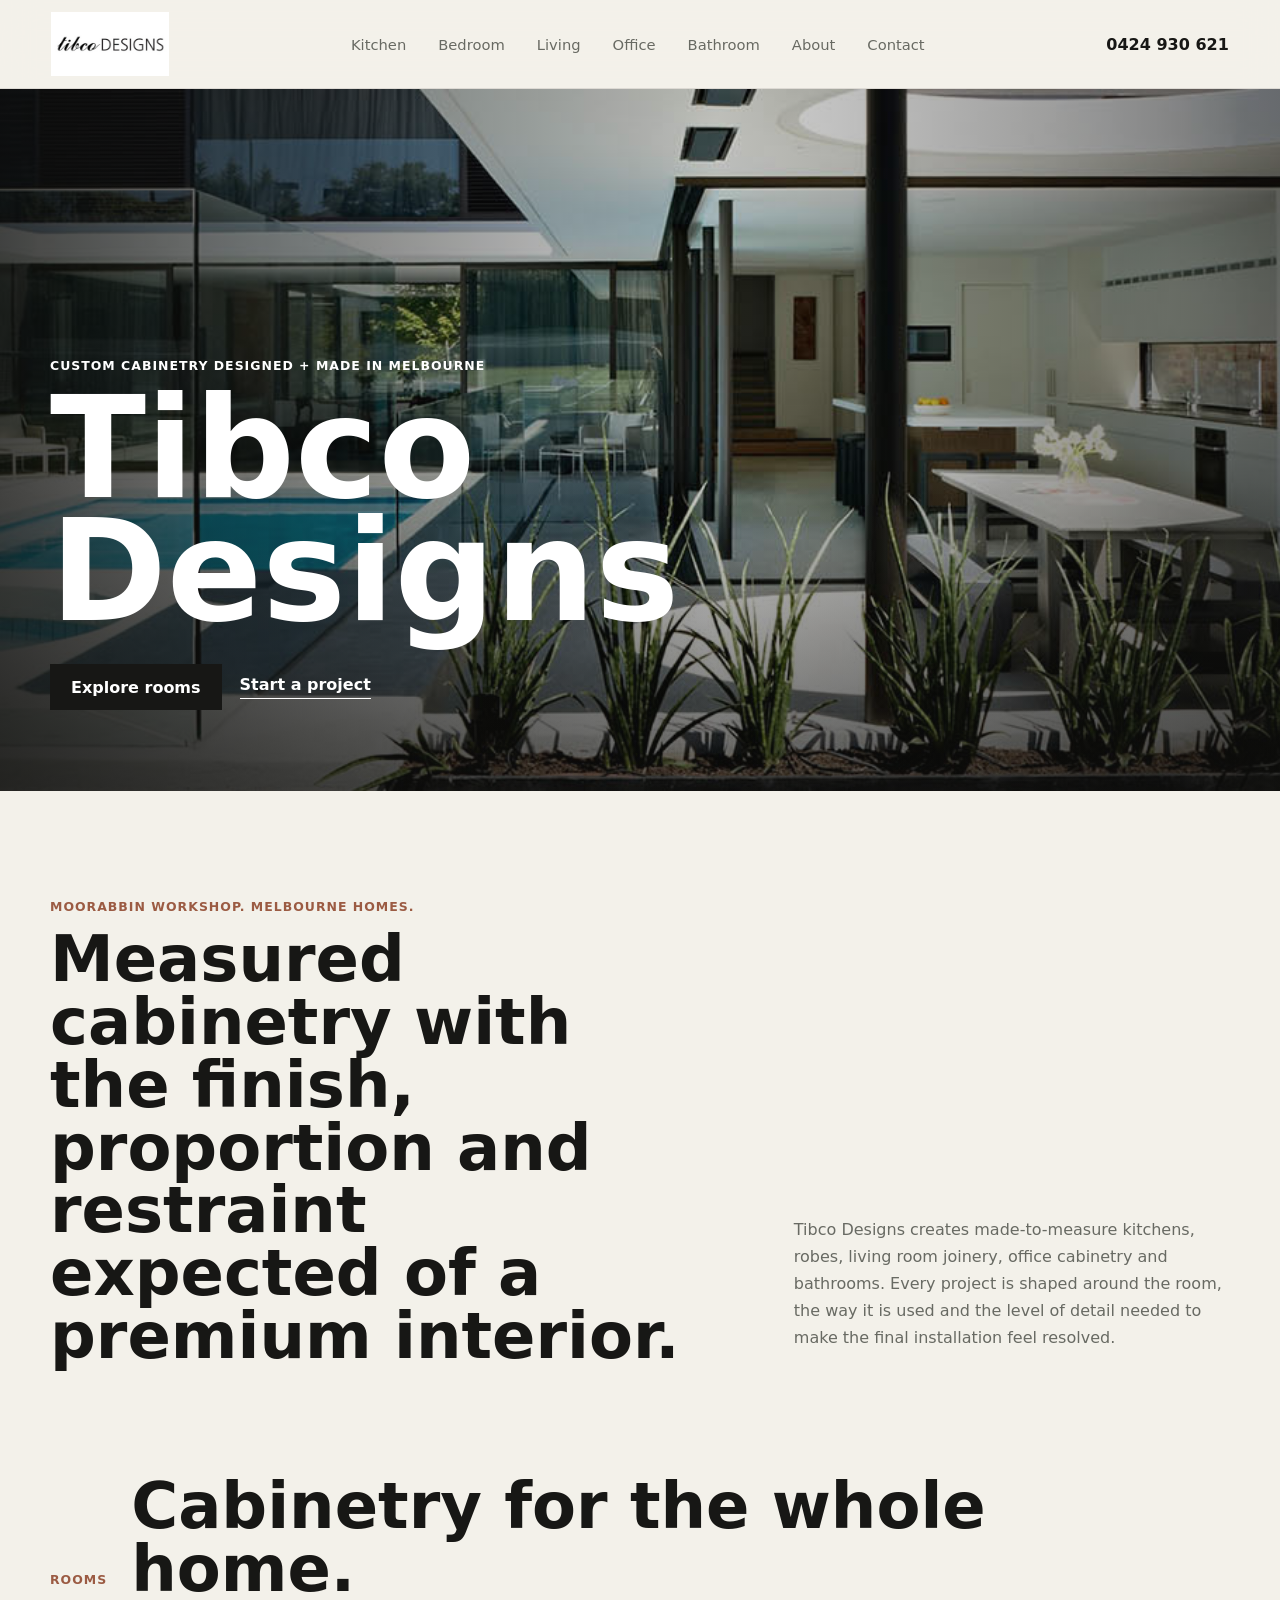
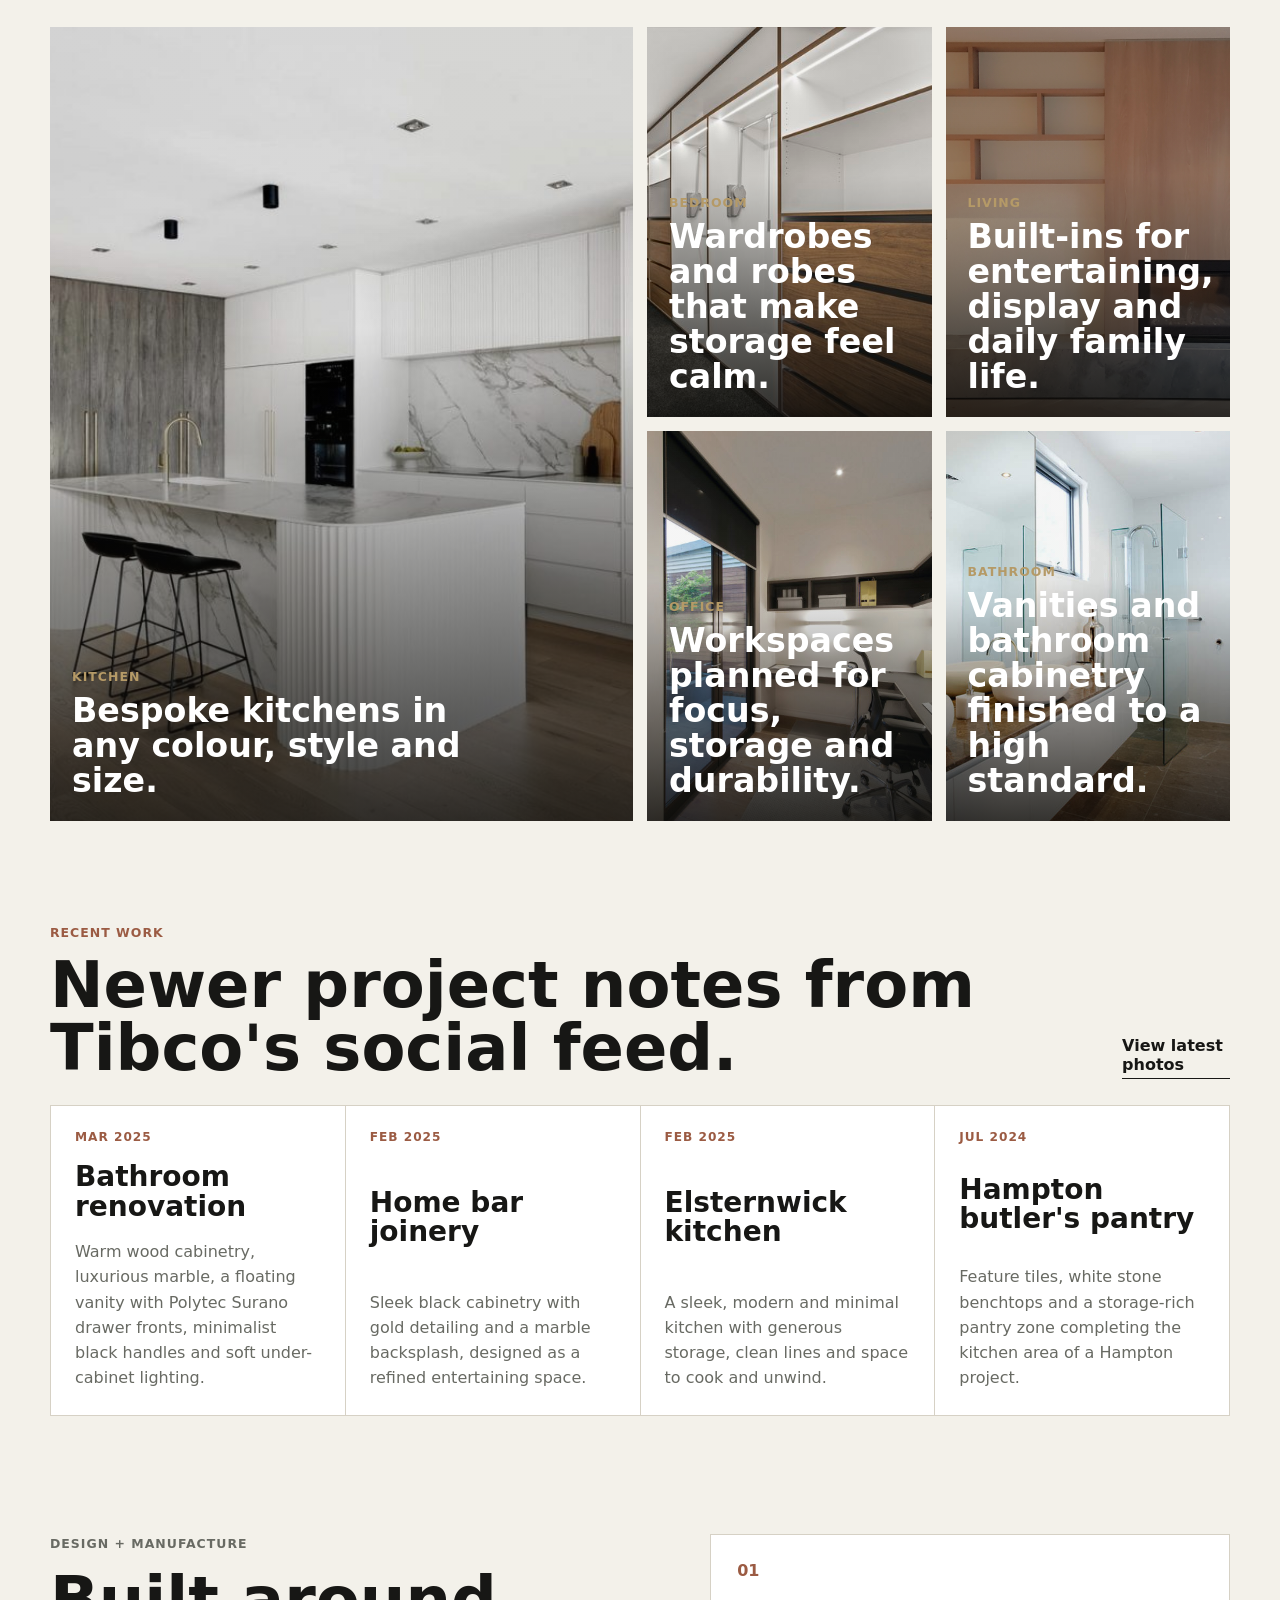
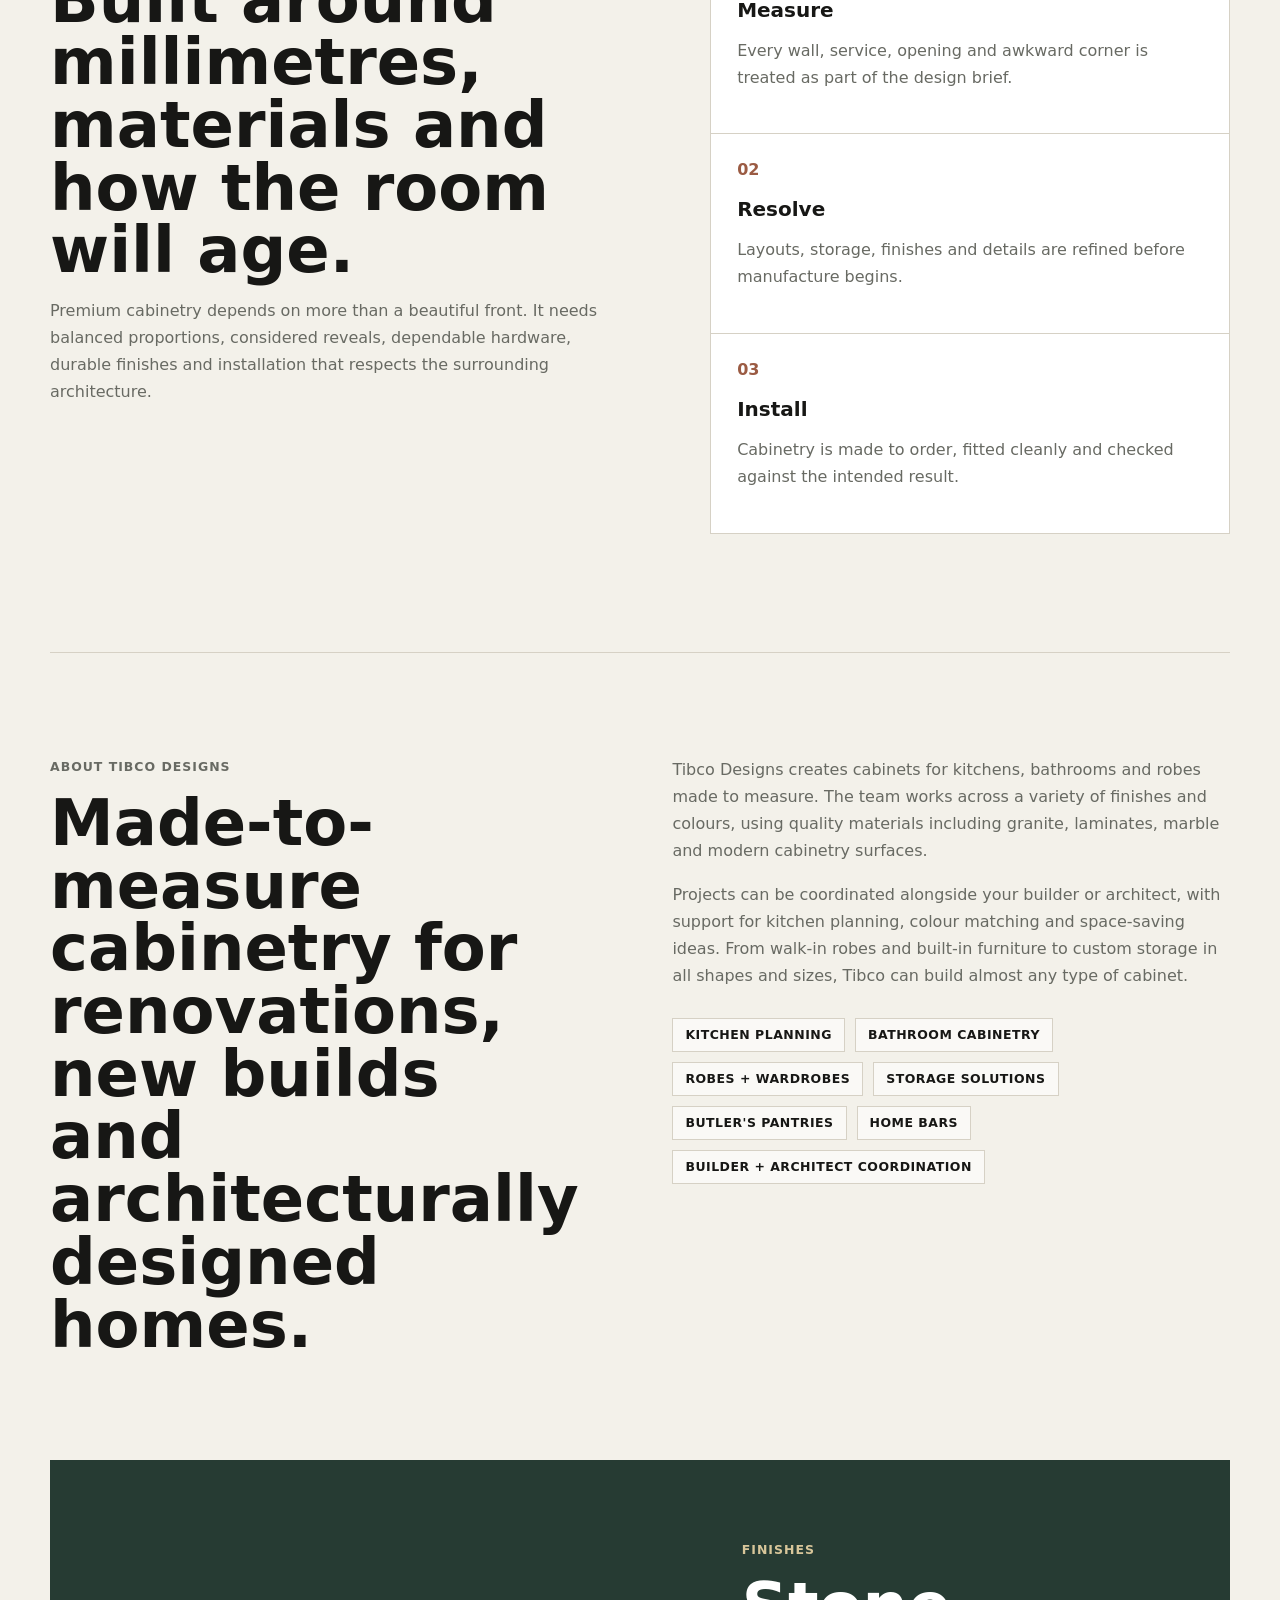
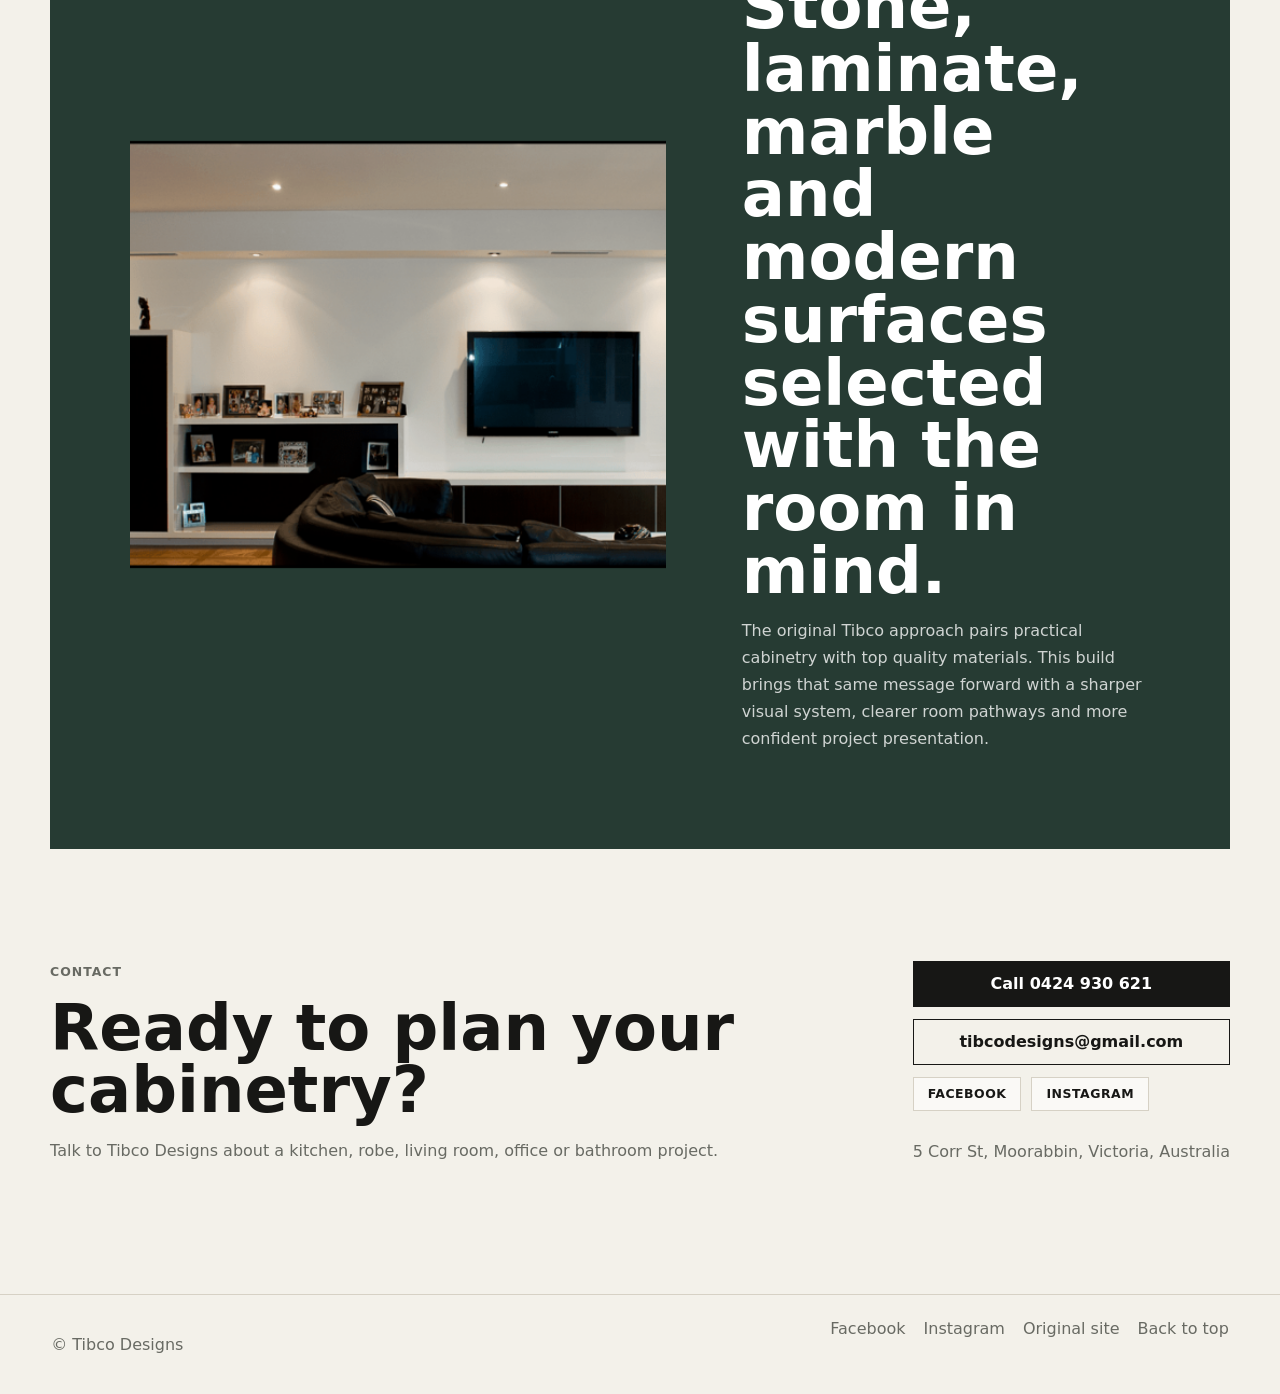
<file: index.html>
<!doctype html>
<html lang="en-AU">
  <head>
    <meta charset="utf-8">
    <meta name="viewport" content="width=device-width, initial-scale=1">
    <title>Tibco Designs | Premium Custom Cabinet Makers Melbourne</title>
    <meta name="description" content="Premium custom cabinetry, kitchens, wardrobes, living rooms, offices and bathrooms designed and made in Melbourne.">
    <link rel="stylesheet" href="styles.css">
  </head>
  <body>
    <header class="site-header" id="top">
      <a class="brand" href="index.html" aria-label="Tibco Designs home">
        <img src="assets/original/logo.jpg" alt="Tibco Designs">
      </a>
      <nav aria-label="Primary navigation">
        <a href="kitchen/">Kitchen</a>
        <a href="bedroom/">Bedroom</a>
        <a href="living/">Living</a>
        <a href="office/">Office</a>
        <a href="bathroom/">Bathroom</a>
        <a href="#about">About</a>
        <a href="#contact">Contact</a>
      </nav>
      <a class="phone" href="tel:+61424930621">0424 930 621</a>
    </header>

    <main>
      <section class="hero">
        <img src="assets/original/home/hero.jpg" alt="Architectural custom cabinetry by Tibco Designs">
        <div class="hero-copy">
          <p>Custom cabinetry designed + made in Melbourne</p>
          <h1>Tibco Designs</h1>
          <div class="hero-actions">
            <a class="button" href="#rooms">Explore rooms</a>
            <a class="text-link" href="#contact">Start a project</a>
          </div>
        </div>
      </section>

      <section class="intro" aria-label="Introduction">
        <div>
          <p class="eyebrow">Moorabbin workshop. Melbourne homes.</p>
          <h2>Measured cabinetry with the finish, proportion and restraint expected of a premium interior.</h2>
        </div>
        <p>Tibco Designs creates made-to-measure kitchens, robes, living room joinery, office cabinetry and bathrooms. Every project is shaped around the room, the way it is used and the level of detail needed to make the final installation feel resolved.</p>
      </section>

      <section class="room-index" id="rooms" aria-label="Room categories">
        <div class="section-heading">
          <p class="eyebrow">Rooms</p>
          <h2>Cabinetry for the whole home.</h2>
        </div>

        <div class="room-grid">
          <a class="room-card room-card-large" href="kitchen/">
            <img src="assets/original/kitchen/beach-rd-hampton.jpg" alt="Premium kitchen cabinetry">
            <span>Kitchen</span>
            <strong>Bespoke kitchens in any colour, style and size.</strong>
          </a>
          <a class="room-card" href="bedroom/">
            <img src="assets/original/bedroom/dsc06304.jpg" alt="Custom wardrobe and bedroom cabinetry">
            <span>Bedroom</span>
            <strong>Wardrobes and robes that make storage feel calm.</strong>
          </a>
          <a class="room-card" href="living/">
            <img src="assets/original/living/hawthorne-entertainment.png" alt="Living room cabinetry and entertainment unit">
            <span>Living</span>
            <strong>Built-ins for entertaining, display and daily family life.</strong>
          </a>
          <a class="room-card" href="office/">
            <img src="assets/original/office/image7.jpg" alt="Custom office cabinetry">
            <span>Office</span>
            <strong>Workspaces planned for focus, storage and durability.</strong>
          </a>
          <a class="room-card" href="bathroom/">
            <img src="assets/original/home/bathroom.jpg" alt="Custom bathroom vanity cabinetry">
            <span>Bathroom</span>
            <strong>Vanities and bathroom cabinetry finished to a high standard.</strong>
          </a>
        </div>
      </section>

      <section class="social-highlights" aria-label="Recent work from social media">
        <div class="section-heading">
          <div>
            <p class="eyebrow">Recent work</p>
            <h2>Newer project notes from Tibco's social feed.</h2>
          </div>
          <a class="text-link" href="https://www.facebook.com/tibcodesigns/" target="_blank" rel="noopener">View latest photos</a>
        </div>
        <div class="highlight-grid">
          <article>
            <span>Mar 2025</span>
            <h3>Bathroom renovation</h3>
            <p>Warm wood cabinetry, luxurious marble, a floating vanity with Polytec Surano drawer fronts, minimalist black handles and soft under-cabinet lighting.</p>
          </article>
          <article>
            <span>Feb 2025</span>
            <h3>Home bar joinery</h3>
            <p>Sleek black cabinetry with gold detailing and a marble backsplash, designed as a refined entertaining space.</p>
          </article>
          <article>
            <span>Feb 2025</span>
            <h3>Elsternwick kitchen</h3>
            <p>A sleek, modern and minimal kitchen with generous storage, clean lines and space to cook and unwind.</p>
          </article>
          <article>
            <span>Jul 2024</span>
            <h3>Hampton butler's pantry</h3>
            <p>Feature tiles, white stone benchtops and a storage-rich pantry zone completing the kitchen area of a Hampton project.</p>
          </article>
        </div>
      </section>

      <section class="atelier">
        <div class="atelier-copy">
          <p class="eyebrow">Design + manufacture</p>
          <h2>Built around millimetres, materials and how the room will age.</h2>
          <p>Premium cabinetry depends on more than a beautiful front. It needs balanced proportions, considered reveals, dependable hardware, durable finishes and installation that respects the surrounding architecture.</p>
        </div>
        <div class="atelier-list">
          <article>
            <span>01</span>
            <h3>Measure</h3>
            <p>Every wall, service, opening and awkward corner is treated as part of the design brief.</p>
          </article>
          <article>
            <span>02</span>
            <h3>Resolve</h3>
            <p>Layouts, storage, finishes and details are refined before manufacture begins.</p>
          </article>
          <article>
            <span>03</span>
            <h3>Install</h3>
            <p>Cabinetry is made to order, fitted cleanly and checked against the intended result.</p>
          </article>
        </div>
      </section>

      <section class="about-panel" id="about">
        <div>
          <p class="eyebrow">About Tibco Designs</p>
          <h2>Made-to-measure cabinetry for renovations, new builds and architecturally designed homes.</h2>
        </div>
        <div class="about-copy">
          <p>Tibco Designs creates cabinets for kitchens, bathrooms and robes made to measure. The team works across a variety of finishes and colours, using quality materials including granite, laminates, marble and modern cabinetry surfaces.</p>
          <p>Projects can be coordinated alongside your builder or architect, with support for kitchen planning, colour matching and space-saving ideas. From walk-in robes and built-in furniture to custom storage in all shapes and sizes, Tibco can build almost any type of cabinet.</p>
          <div class="about-points" aria-label="About highlights">
            <span>Kitchen planning</span>
            <span>Bathroom cabinetry</span>
            <span>Robes + wardrobes</span>
            <span>Storage solutions</span>
            <span>Butler's pantries</span>
            <span>Home bars</span>
            <span>Builder + architect coordination</span>
          </div>
        </div>
      </section>

      <section class="materials">
        <img src="assets/original/living/tibco-living.png" alt="Detailed living room joinery by Tibco Designs">
        <div>
          <p class="eyebrow">Finishes</p>
          <h2>Stone, laminate, marble and modern surfaces selected with the room in mind.</h2>
          <p>The original Tibco approach pairs practical cabinetry with top quality materials. This build brings that same message forward with a sharper visual system, clearer room pathways and more confident project presentation.</p>
        </div>
      </section>

      <section class="contact" id="contact">
        <div>
          <p class="eyebrow">Contact</p>
          <h2>Ready to plan your cabinetry?</h2>
          <p>Talk to Tibco Designs about a kitchen, robe, living room, office or bathroom project.</p>
        </div>
        <div class="contact-actions">
          <a class="button" href="tel:+61424930621">Call 0424 930 621</a>
          <a class="button secondary" href="mailto:tibcodesigns@gmail.com">tibcodesigns@gmail.com</a>
          <div class="social-links" aria-label="Social media">
            <a href="https://www.facebook.com/tibcodesigns/" target="_blank" rel="noopener">Facebook</a>
            <a href="https://www.instagram.com/tibco_designs/" target="_blank" rel="noopener">Instagram</a>
          </div>
          <p>5 Corr St, Moorabbin, Victoria, Australia</p>
        </div>
      </section>
    </main>

    <footer>
      <p>&copy; Tibco Designs</p>
      <div>
        <a href="https://www.facebook.com/tibcodesigns/" target="_blank" rel="noopener">Facebook</a>
        <a href="https://www.instagram.com/tibco_designs/" target="_blank" rel="noopener">Instagram</a>
        <a href="https://www.tibcodesigns.com.au/" rel="noopener">Original site</a>
        <a href="#top">Back to top</a>
      </div>
    </footer>
  </body>
</html>
</file>
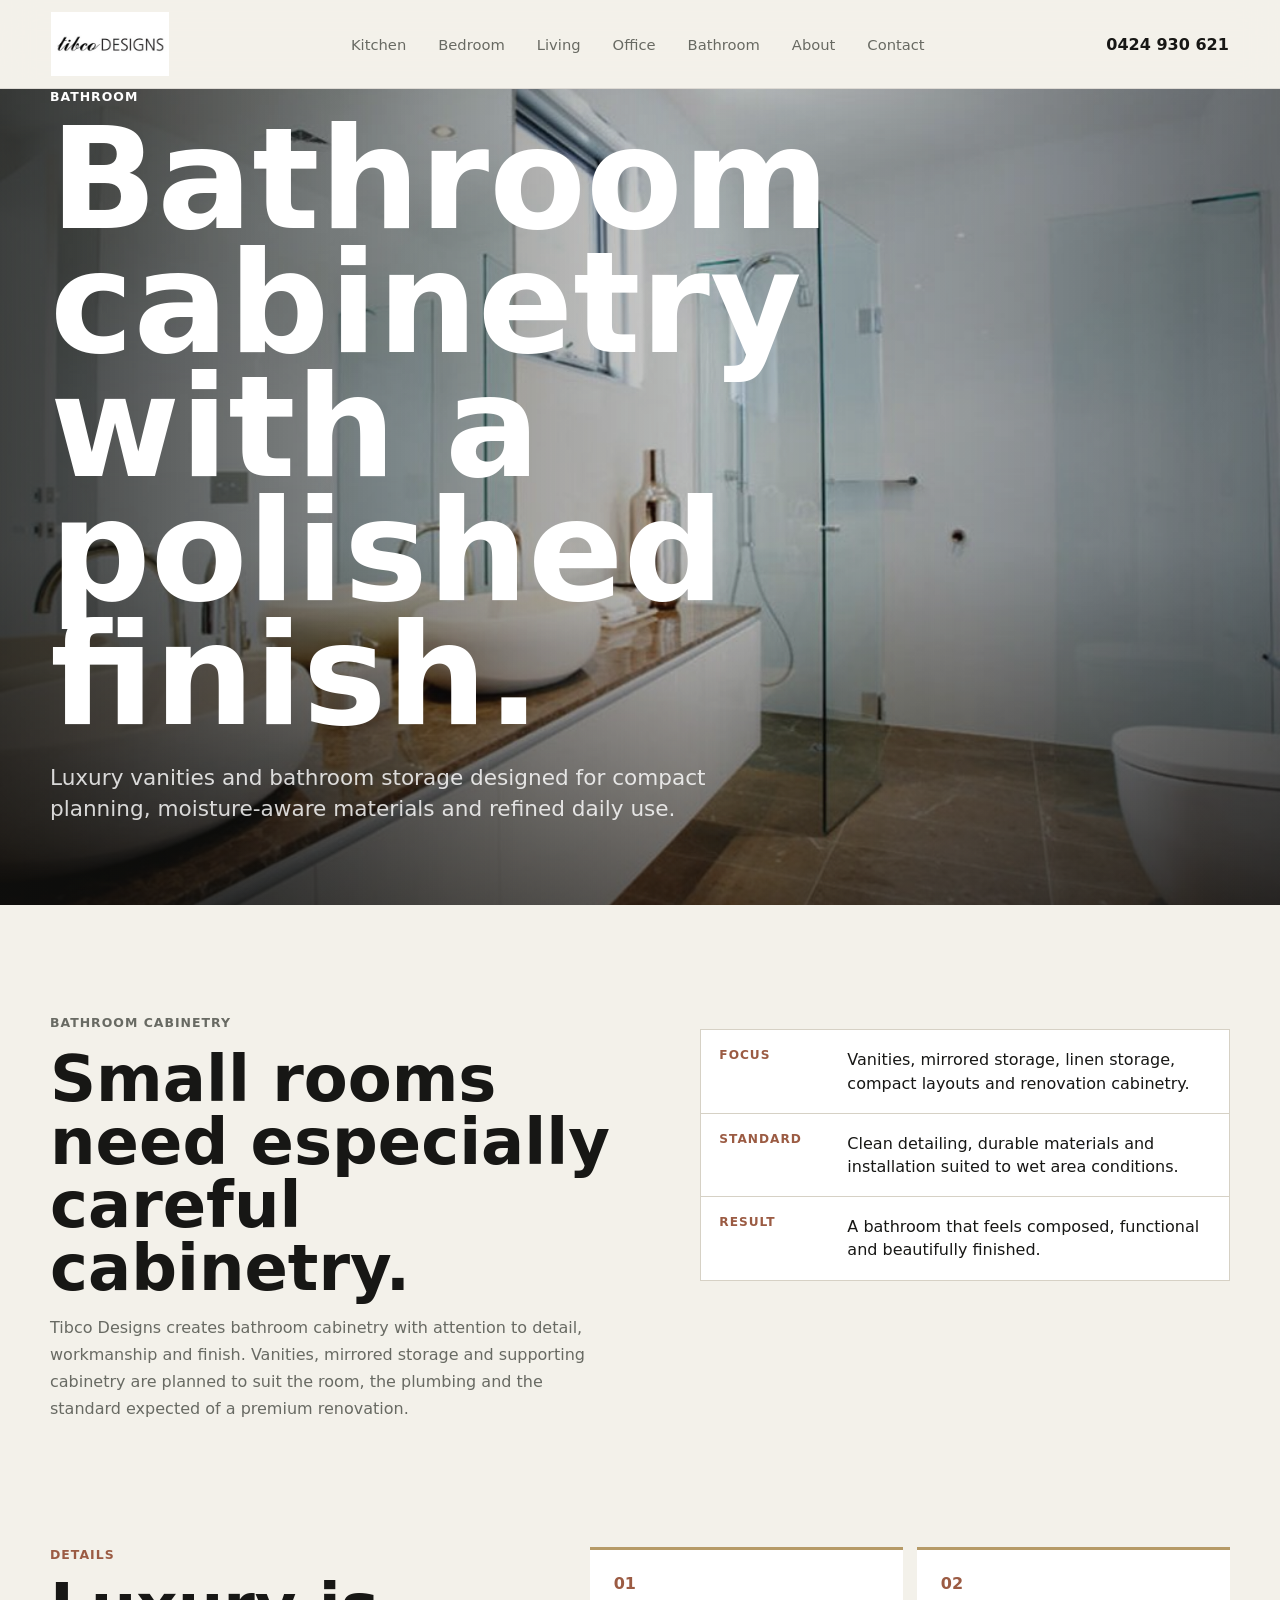
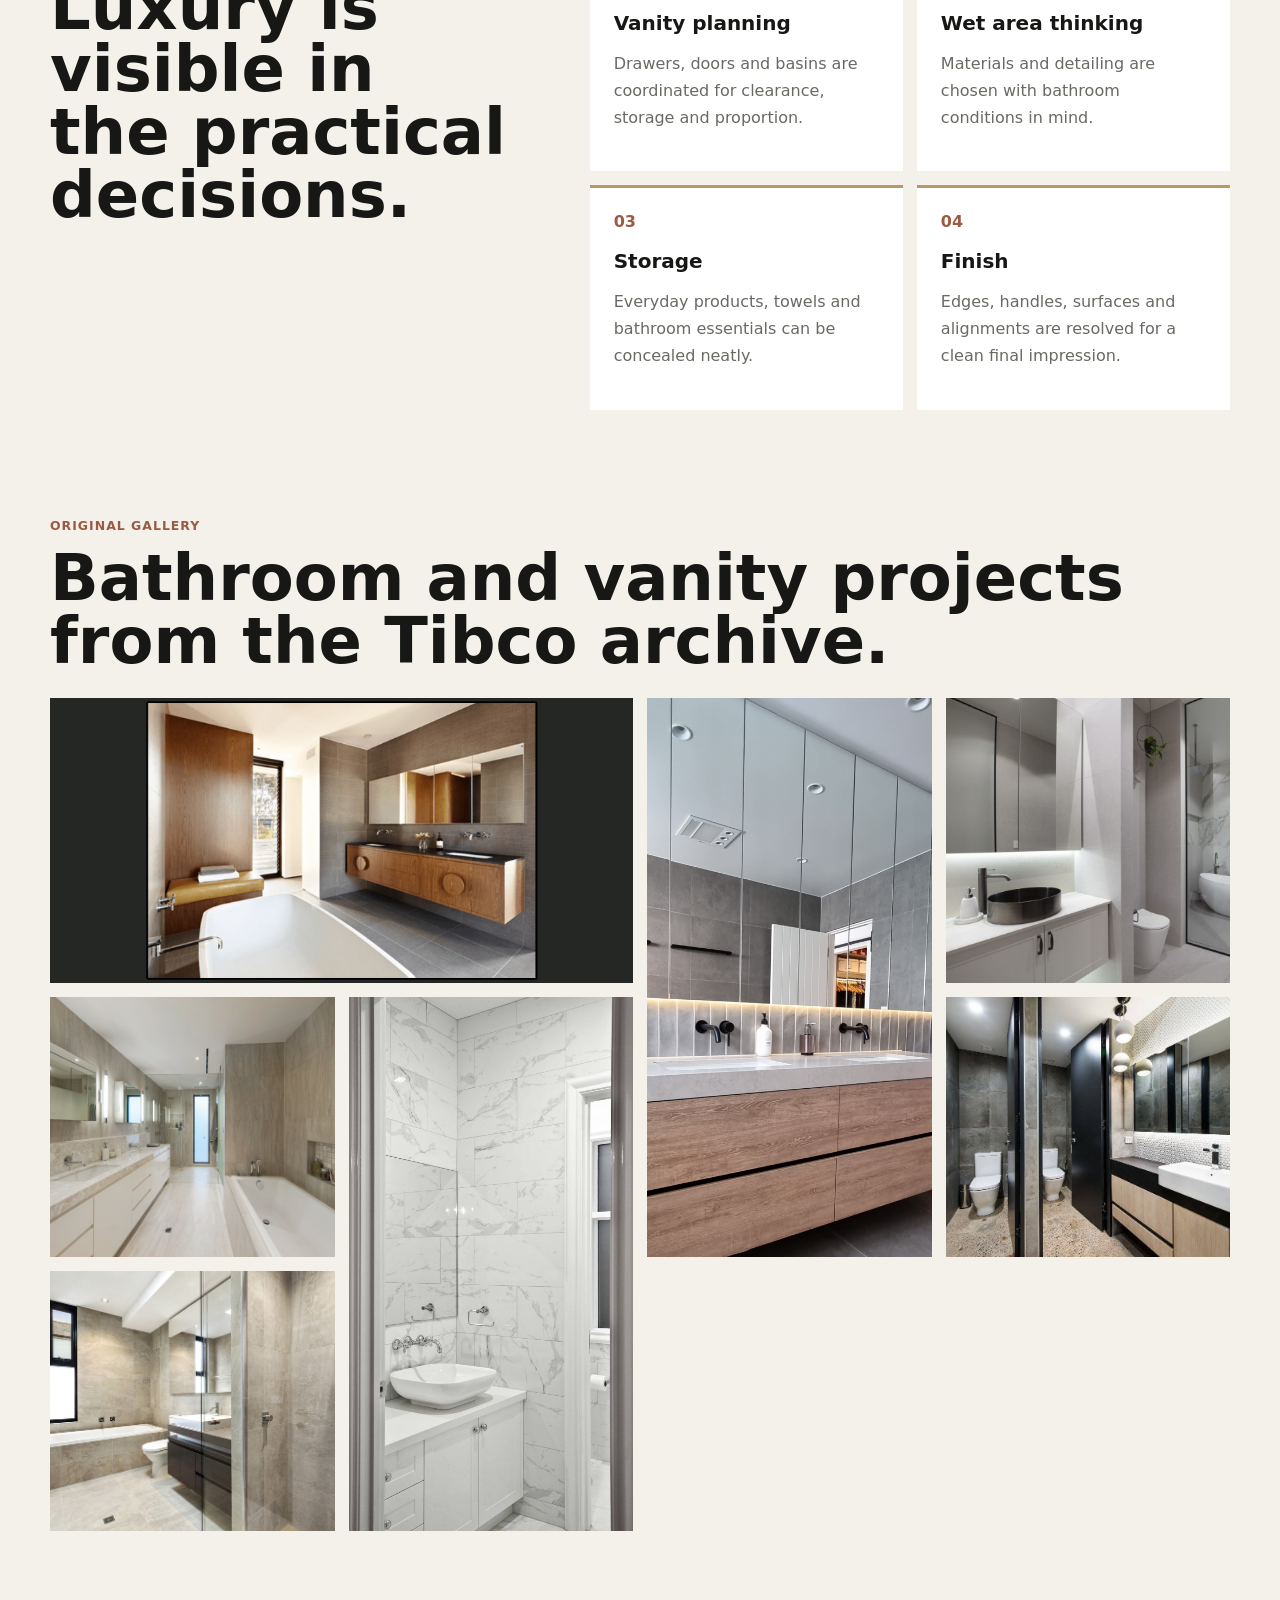
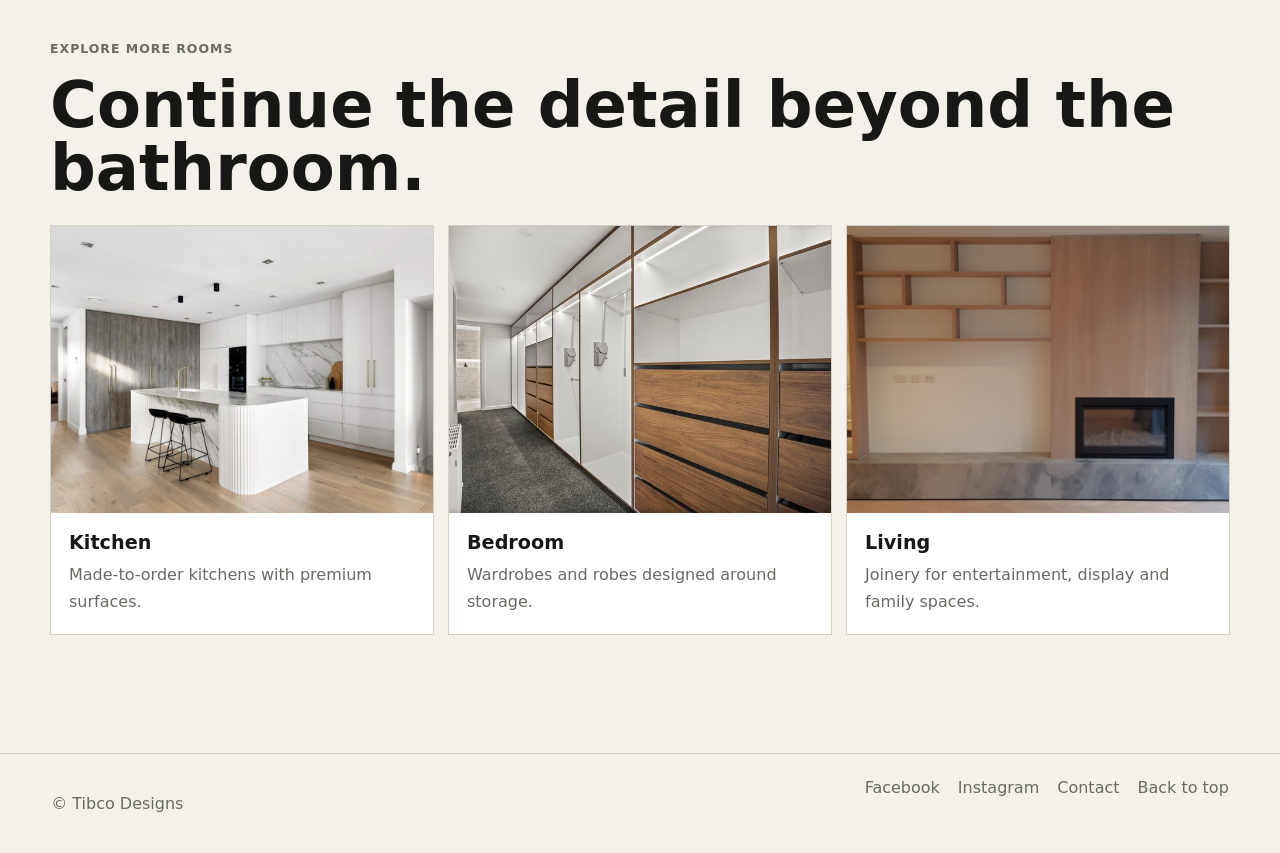
<file: bathroom/index.html>
<!doctype html>
<html lang="en-AU">
  <head>
    <meta charset="utf-8">
    <meta name="viewport" content="width=device-width, initial-scale=1">
    <title>Bathroom Cabinetry | Tibco Designs</title>
    <meta name="description" content="Luxury bathroom cabinetry and custom vanities designed and made by Tibco Designs in Melbourne.">
    <link rel="stylesheet" href="../styles.css">
  </head>
  <body>
    <header class="site-header" id="top">
      <a class="brand" href="../index.html" aria-label="Tibco Designs home">
        <img src="../assets/original/logo.jpg" alt="Tibco Designs">
      </a>
      <nav aria-label="Primary navigation">
        <a href="../kitchen/">Kitchen</a>
        <a href="../bedroom/">Bedroom</a>
        <a href="../living/">Living</a>
        <a href="../office/">Office</a>
        <a href="../bathroom/">Bathroom</a>
        <a href="../index.html#about">About</a>
        <a href="../index.html#contact">Contact</a>
      </nav>
      <a class="phone" href="tel:+61424930621">0424 930 621</a>
    </header>

    <main>
      <section class="room-hero">
        <img src="../assets/original/bathroom/bathroom.jpg" alt="Luxury bathroom vanity cabinetry">
        <div class="room-hero-copy">
          <p class="room-kicker">Bathroom</p>
          <h1>Bathroom cabinetry with a polished finish.</h1>
          <p>Luxury vanities and bathroom storage designed for compact planning, moisture-aware materials and refined daily use.</p>
        </div>
      </section>

      <section class="room-overview">
        <div>
          <p class="eyebrow">Bathroom cabinetry</p>
          <h2>Small rooms need especially careful cabinetry.</h2>
          <p>Tibco Designs creates bathroom cabinetry with attention to detail, workmanship and finish. Vanities, mirrored storage and supporting cabinetry are planned to suit the room, the plumbing and the standard expected of a premium renovation.</p>
        </div>
        <dl class="room-meta">
          <div>
            <dt>Focus</dt>
            <dd>Vanities, mirrored storage, linen storage, compact layouts and renovation cabinetry.</dd>
          </div>
          <div>
            <dt>Standard</dt>
            <dd>Clean detailing, durable materials and installation suited to wet area conditions.</dd>
          </div>
          <div>
            <dt>Result</dt>
            <dd>A bathroom that feels composed, functional and beautifully finished.</dd>
          </div>
        </dl>
      </section>

      <section class="room-details">
        <div>
          <p class="eyebrow">Details</p>
          <h2>Luxury is visible in the practical decisions.</h2>
        </div>
        <div class="detail-grid">
          <article class="detail-panel">
            <span>01</span>
            <h3>Vanity planning</h3>
            <p>Drawers, doors and basins are coordinated for clearance, storage and proportion.</p>
          </article>
          <article class="detail-panel">
            <span>02</span>
            <h3>Wet area thinking</h3>
            <p>Materials and detailing are chosen with bathroom conditions in mind.</p>
          </article>
          <article class="detail-panel">
            <span>03</span>
            <h3>Storage</h3>
            <p>Everyday products, towels and bathroom essentials can be concealed neatly.</p>
          </article>
          <article class="detail-panel">
            <span>04</span>
            <h3>Finish</h3>
            <p>Edges, handles, surfaces and alignments are resolved for a clean final impression.</p>
          </article>
        </div>
      </section>

      <section class="project-gallery" aria-label="Bathroom gallery">
        <div class="section-heading">
          <div>
            <p class="eyebrow">Original gallery</p>
            <h2>Bathroom and vanity projects from the Tibco archive.</h2>
          </div>
        </div>
        <div class="gallery-grid">
          <figure class="gallery-item gallery-wide">
            <img src="../assets/original/bathroom/tibco-bathroom.png" alt="Bathroom vanity wall cabinetry">
          </figure>
          <figure class="gallery-item gallery-tall">
            <img src="../assets/original/bathroom/hampton-bathroom.png" alt="Hampton bathroom cabinetry">
          </figure>
          <figure class="gallery-item">
            <img src="../assets/original/bathroom/church-st-abbotsford.png" alt="Church Street Abbotsford bathroom vanity">
          </figure>
          <figure class="gallery-item">
            <img src="../assets/original/bathroom/image6.jpg" alt="Bathroom cabinetry detail">
          </figure>
          <figure class="gallery-item gallery-tall">
            <img src="../assets/original/bathroom/burwood-3.jpg" alt="Tall bathroom cabinetry">
          </figure>
          <figure class="gallery-item">
            <img src="../assets/original/bathroom/12377967.jpg" alt="Bathroom joinery">
          </figure>
          <figure class="gallery-item">
            <img src="../assets/original/bathroom/w800.jpg" alt="Bathroom vanity cabinetry">
          </figure>
        </div>
      </section>

      <section class="room-related">
        <p class="eyebrow">Explore more rooms</p>
        <h2>Continue the detail beyond the bathroom.</h2>
        <div class="related-grid">
          <a class="related-card" href="../kitchen/">
            <img src="../assets/original/kitchen/beach-rd-hampton.jpg" alt="Kitchen cabinetry">
            <div>
              <h3>Kitchen</h3>
              <p>Made-to-order kitchens with premium surfaces.</p>
            </div>
          </a>
          <a class="related-card" href="../bedroom/">
            <img src="../assets/original/bedroom/dsc06304.jpg" alt="Bedroom cabinetry">
            <div>
              <h3>Bedroom</h3>
              <p>Wardrobes and robes designed around storage.</p>
            </div>
          </a>
          <a class="related-card" href="../living/">
            <img src="../assets/original/living/hawthorne-entertainment.png" alt="Living room joinery">
            <div>
              <h3>Living</h3>
              <p>Joinery for entertainment, display and family spaces.</p>
            </div>
          </a>
        </div>
      </section>
    </main>

    <footer>
      <p>&copy; Tibco Designs</p>
      <div>
        <a href="https://www.facebook.com/tibcodesigns/" target="_blank" rel="noopener">Facebook</a>
        <a href="https://www.instagram.com/tibco_designs/" target="_blank" rel="noopener">Instagram</a>
        <a href="../index.html#contact">Contact</a>
        <a href="#top">Back to top</a>
      </div>
    </footer>
  </body>
</html>
</file>
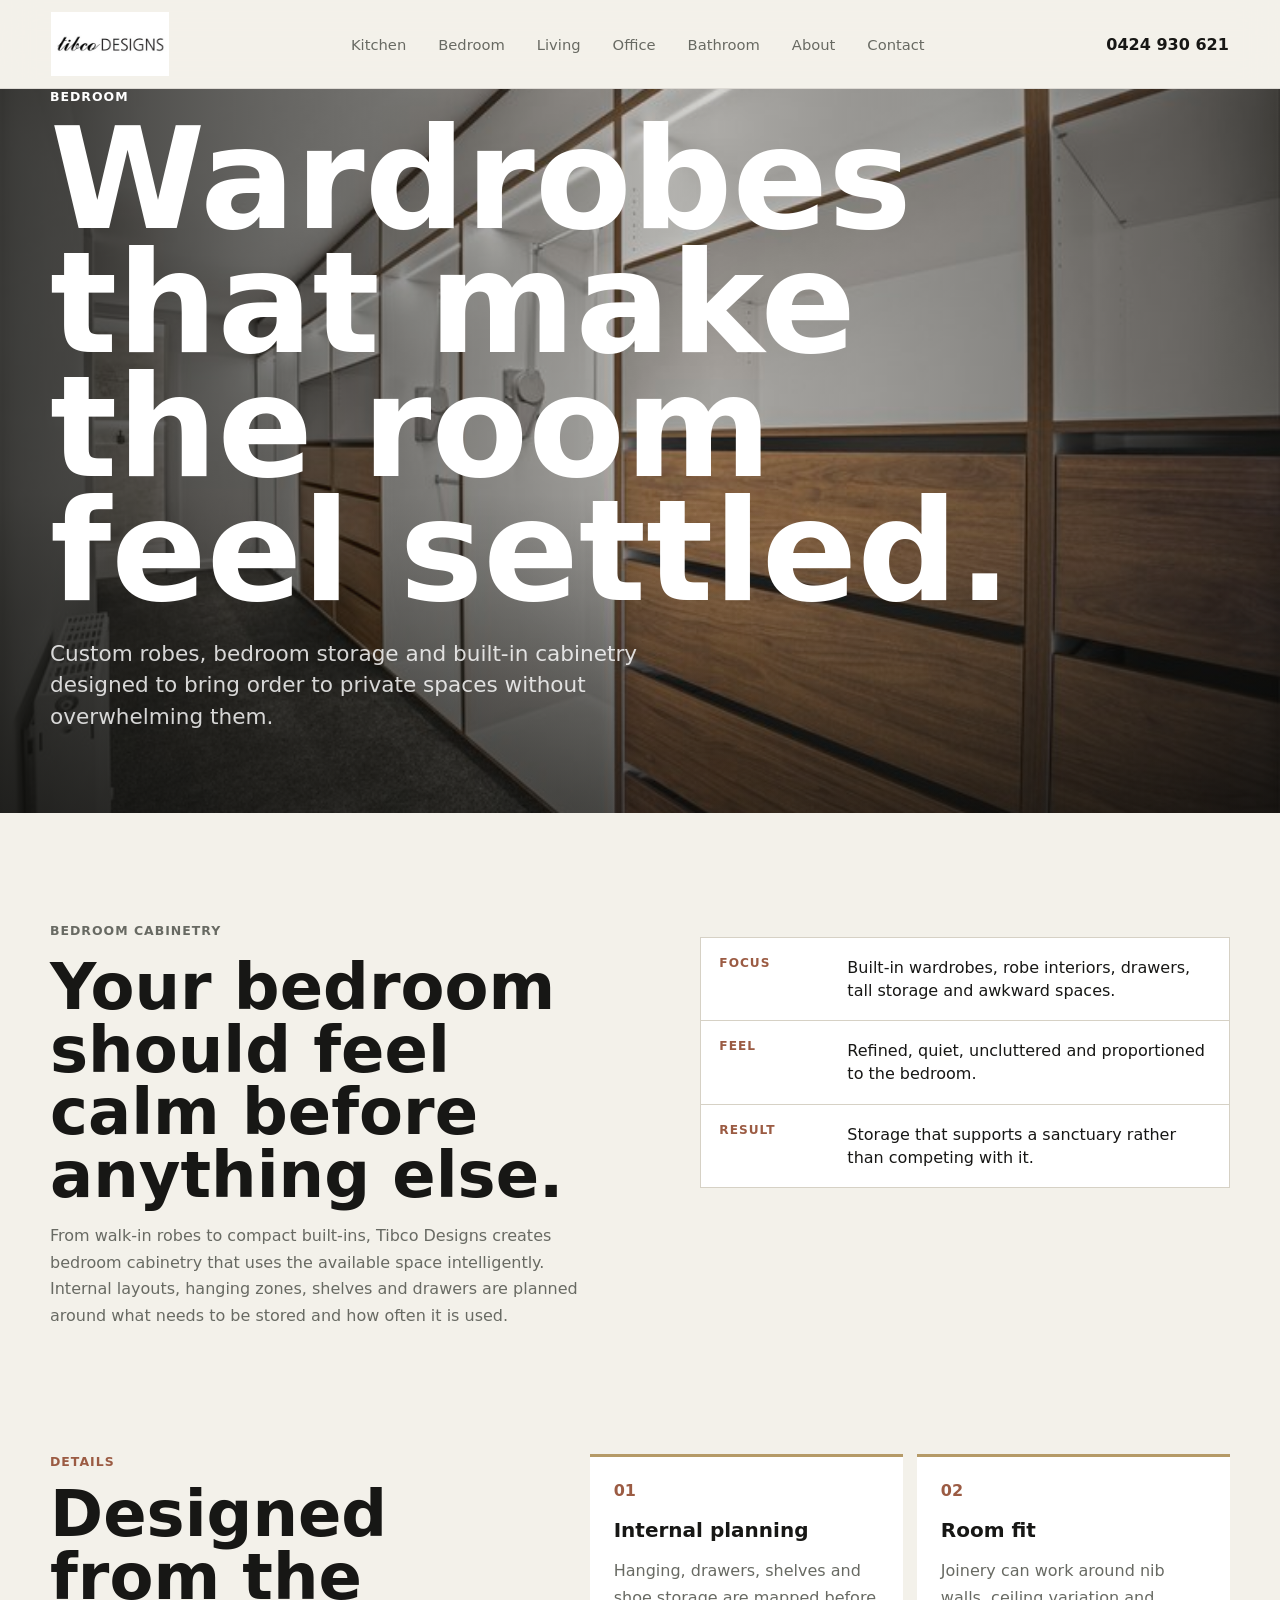
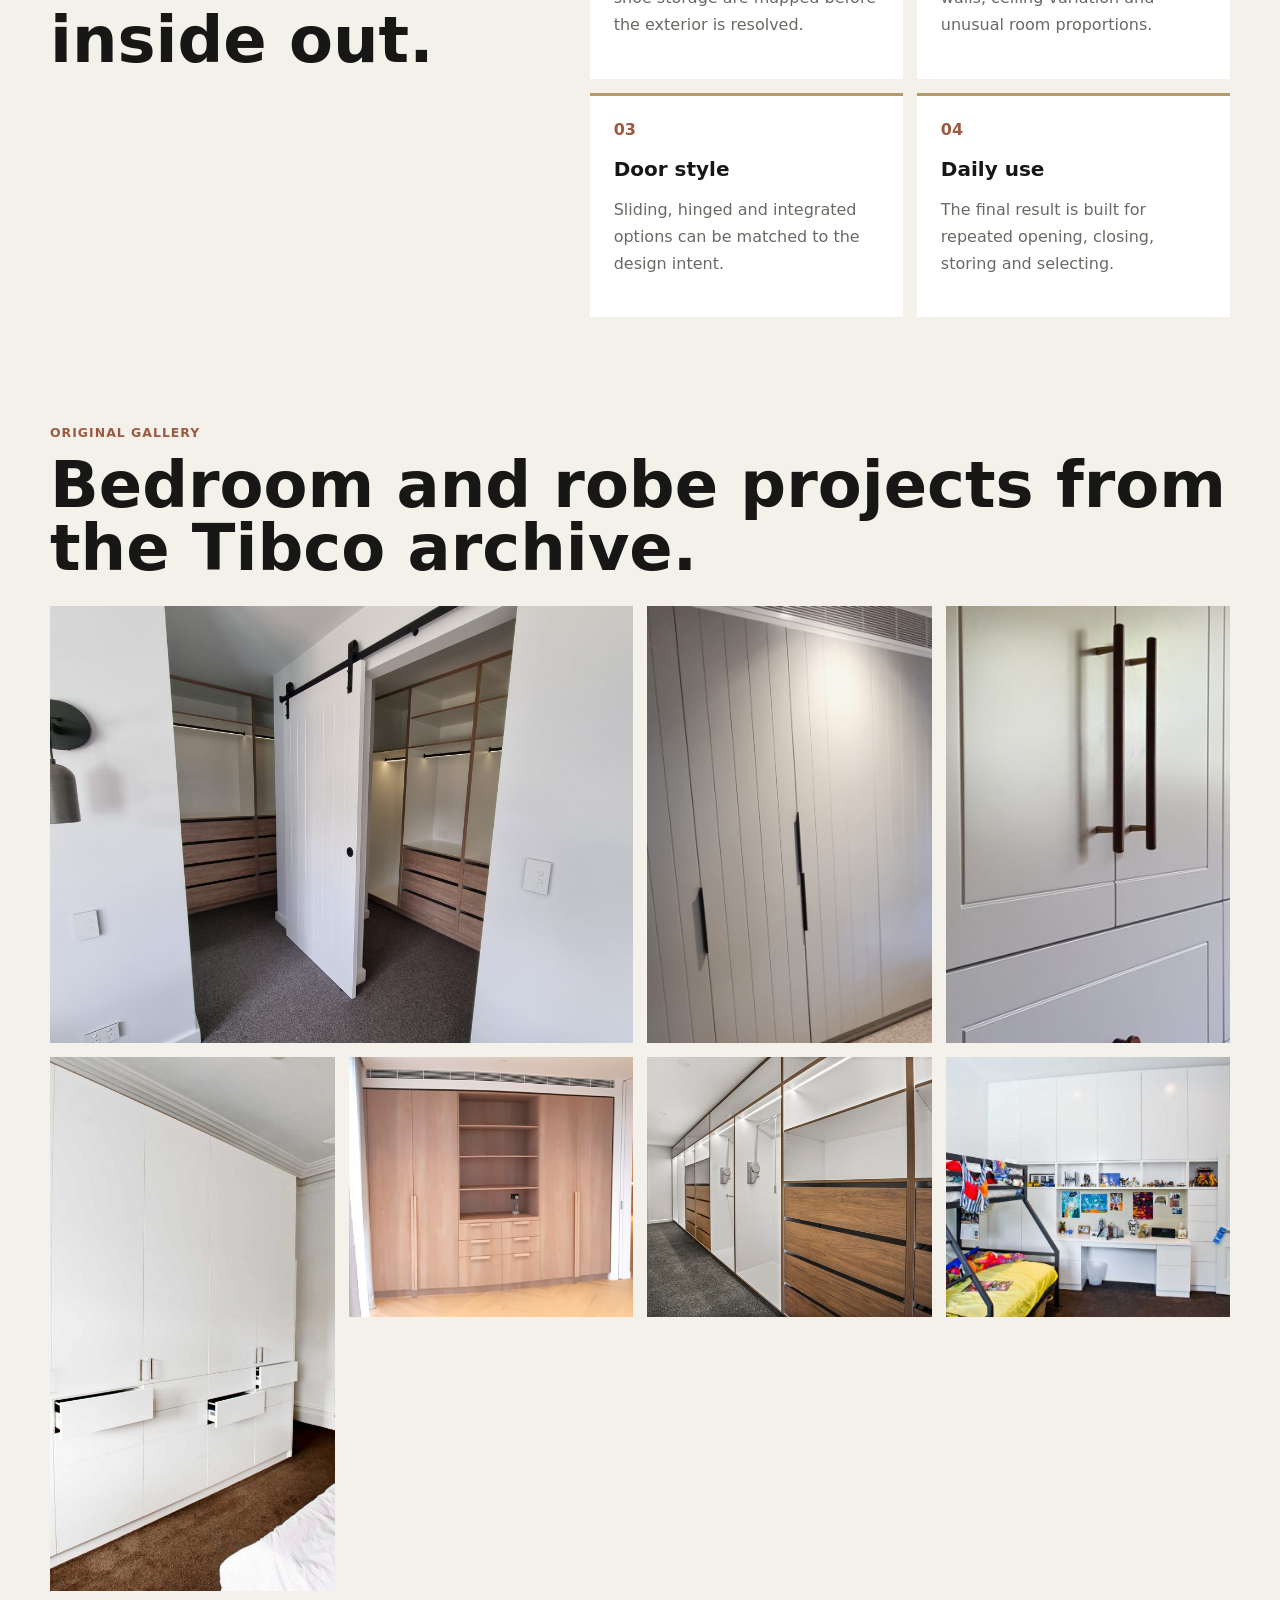
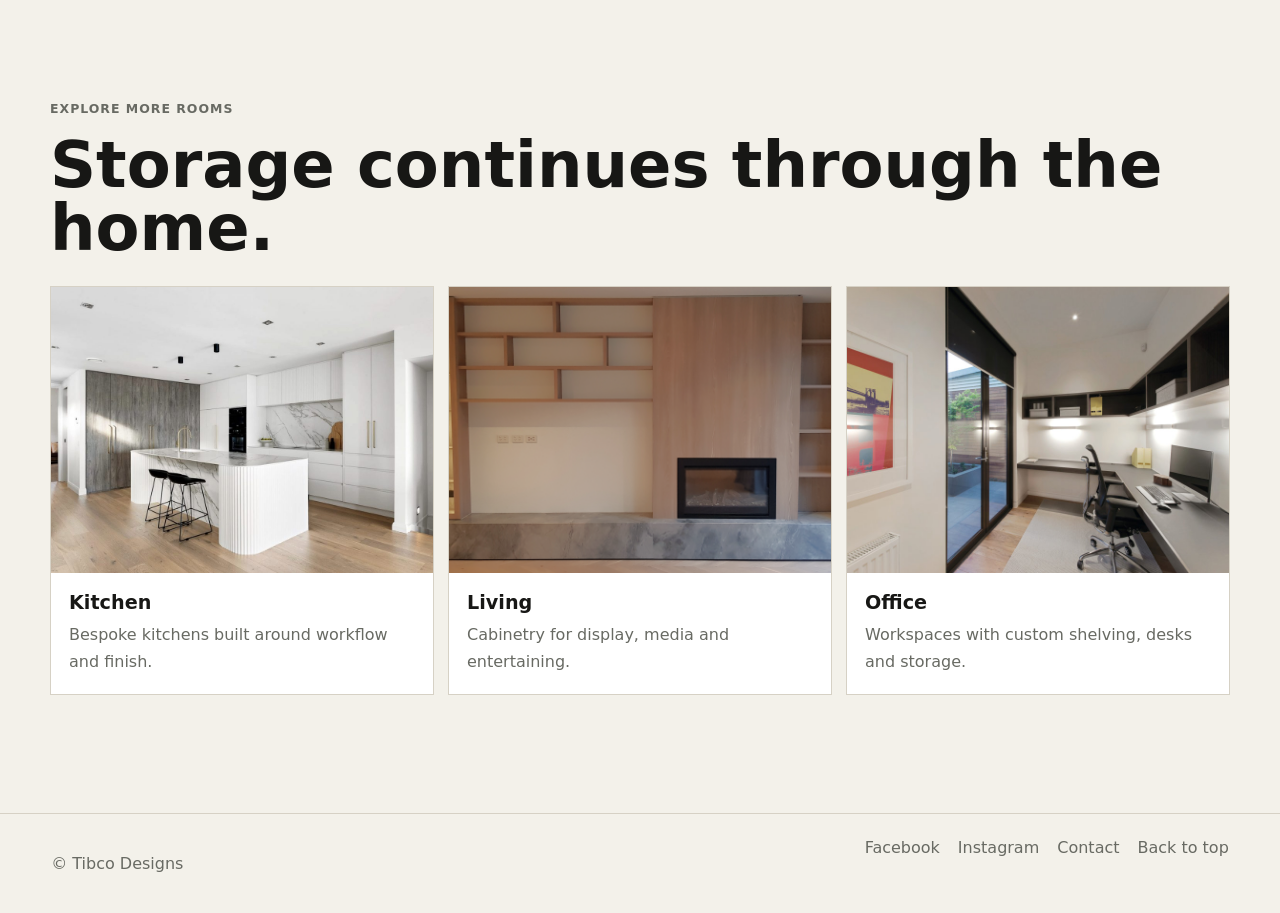
<file: bedroom/index.html>
<!doctype html>
<html lang="en-AU">
  <head>
    <meta charset="utf-8">
    <meta name="viewport" content="width=device-width, initial-scale=1">
    <title>Bedroom Wardrobes | Tibco Designs</title>
    <meta name="description" content="Custom bedroom wardrobes, robes and storage designed and made by Tibco Designs in Melbourne.">
    <link rel="stylesheet" href="../styles.css">
  </head>
  <body>
    <header class="site-header" id="top">
      <a class="brand" href="../index.html" aria-label="Tibco Designs home">
        <img src="../assets/original/logo.jpg" alt="Tibco Designs">
      </a>
      <nav aria-label="Primary navigation">
        <a href="../kitchen/">Kitchen</a>
        <a href="../bedroom/">Bedroom</a>
        <a href="../living/">Living</a>
        <a href="../office/">Office</a>
        <a href="../bathroom/">Bathroom</a>
        <a href="../index.html#about">About</a>
        <a href="../index.html#contact">Contact</a>
      </nav>
      <a class="phone" href="tel:+61424930621">0424 930 621</a>
    </header>

    <main>
      <section class="room-hero">
        <img src="../assets/original/bedroom/dsc06304.jpg" alt="Custom wardrobe joinery">
        <div class="room-hero-copy">
          <p class="room-kicker">Bedroom</p>
          <h1>Wardrobes that make the room feel settled.</h1>
          <p>Custom robes, bedroom storage and built-in cabinetry designed to bring order to private spaces without overwhelming them.</p>
        </div>
      </section>

      <section class="room-overview">
        <div>
          <p class="eyebrow">Bedroom cabinetry</p>
          <h2>Your bedroom should feel calm before anything else.</h2>
          <p>From walk-in robes to compact built-ins, Tibco Designs creates bedroom cabinetry that uses the available space intelligently. Internal layouts, hanging zones, shelves and drawers are planned around what needs to be stored and how often it is used.</p>
        </div>
        <dl class="room-meta">
          <div>
            <dt>Focus</dt>
            <dd>Built-in wardrobes, robe interiors, drawers, tall storage and awkward spaces.</dd>
          </div>
          <div>
            <dt>Feel</dt>
            <dd>Refined, quiet, uncluttered and proportioned to the bedroom.</dd>
          </div>
          <div>
            <dt>Result</dt>
            <dd>Storage that supports a sanctuary rather than competing with it.</dd>
          </div>
        </dl>
      </section>

      <section class="room-details">
        <div>
          <p class="eyebrow">Details</p>
          <h2>Designed from the inside out.</h2>
        </div>
        <div class="detail-grid">
          <article class="detail-panel">
            <span>01</span>
            <h3>Internal planning</h3>
            <p>Hanging, drawers, shelves and shoe storage are mapped before the exterior is resolved.</p>
          </article>
          <article class="detail-panel">
            <span>02</span>
            <h3>Room fit</h3>
            <p>Joinery can work around nib walls, ceiling variation and unusual room proportions.</p>
          </article>
          <article class="detail-panel">
            <span>03</span>
            <h3>Door style</h3>
            <p>Sliding, hinged and integrated options can be matched to the design intent.</p>
          </article>
          <article class="detail-panel">
            <span>04</span>
            <h3>Daily use</h3>
            <p>The final result is built for repeated opening, closing, storing and selecting.</p>
          </article>
        </div>
      </section>

      <section class="project-gallery" aria-label="Bedroom gallery">
        <div class="section-heading">
          <div>
            <p class="eyebrow">Original gallery</p>
            <h2>Bedroom and robe projects from the Tibco archive.</h2>
          </div>
        </div>
        <div class="gallery-grid">
          <figure class="gallery-item gallery-wide">
            <img src="../assets/original/bedroom/20211028.jpg" alt="Bedroom robe cabinetry">
          </figure>
          <figure class="gallery-item">
            <img src="../assets/original/bedroom/hampton-wardrobe.png" alt="Hampton wardrobe cabinetry">
          </figure>
          <figure class="gallery-item">
            <img src="../assets/original/bedroom/20201223.jpg" alt="Built-in bedroom wardrobe">
          </figure>
          <figure class="gallery-item gallery-tall">
            <img src="../assets/original/bedroom/lior-parkville-0120.jpg" alt="Tall wardrobe cabinetry">
          </figure>
          <figure class="gallery-item">
            <img src="../assets/original/bedroom/20210616.png" alt="Wardrobe interiors">
          </figure>
          <figure class="gallery-item">
            <img src="../assets/original/bedroom/dsc06304.jpg" alt="Bedroom cabinetry installation">
          </figure>
          <figure class="gallery-item">
            <img src="../assets/original/bedroom/lior-parkville-0099.jpg" alt="Parkville bedroom joinery">
          </figure>
        </div>
      </section>

      <section class="room-related">
        <p class="eyebrow">Explore more rooms</p>
        <h2>Storage continues through the home.</h2>
        <div class="related-grid">
          <a class="related-card" href="../kitchen/">
            <img src="../assets/original/kitchen/beach-rd-hampton.jpg" alt="Kitchen cabinetry">
            <div>
              <h3>Kitchen</h3>
              <p>Bespoke kitchens built around workflow and finish.</p>
            </div>
          </a>
          <a class="related-card" href="../living/">
            <img src="../assets/original/living/hawthorne-entertainment.png" alt="Living room cabinetry">
            <div>
              <h3>Living</h3>
              <p>Cabinetry for display, media and entertaining.</p>
            </div>
          </a>
          <a class="related-card" href="../office/">
            <img src="../assets/original/office/image7.jpg" alt="Office cabinetry">
            <div>
              <h3>Office</h3>
              <p>Workspaces with custom shelving, desks and storage.</p>
            </div>
          </a>
        </div>
      </section>
    </main>

    <footer>
      <p>&copy; Tibco Designs</p>
      <div>
        <a href="https://www.facebook.com/tibcodesigns/" target="_blank" rel="noopener">Facebook</a>
        <a href="https://www.instagram.com/tibco_designs/" target="_blank" rel="noopener">Instagram</a>
        <a href="../index.html#contact">Contact</a>
        <a href="#top">Back to top</a>
      </div>
    </footer>
  </body>
</html>
</file>
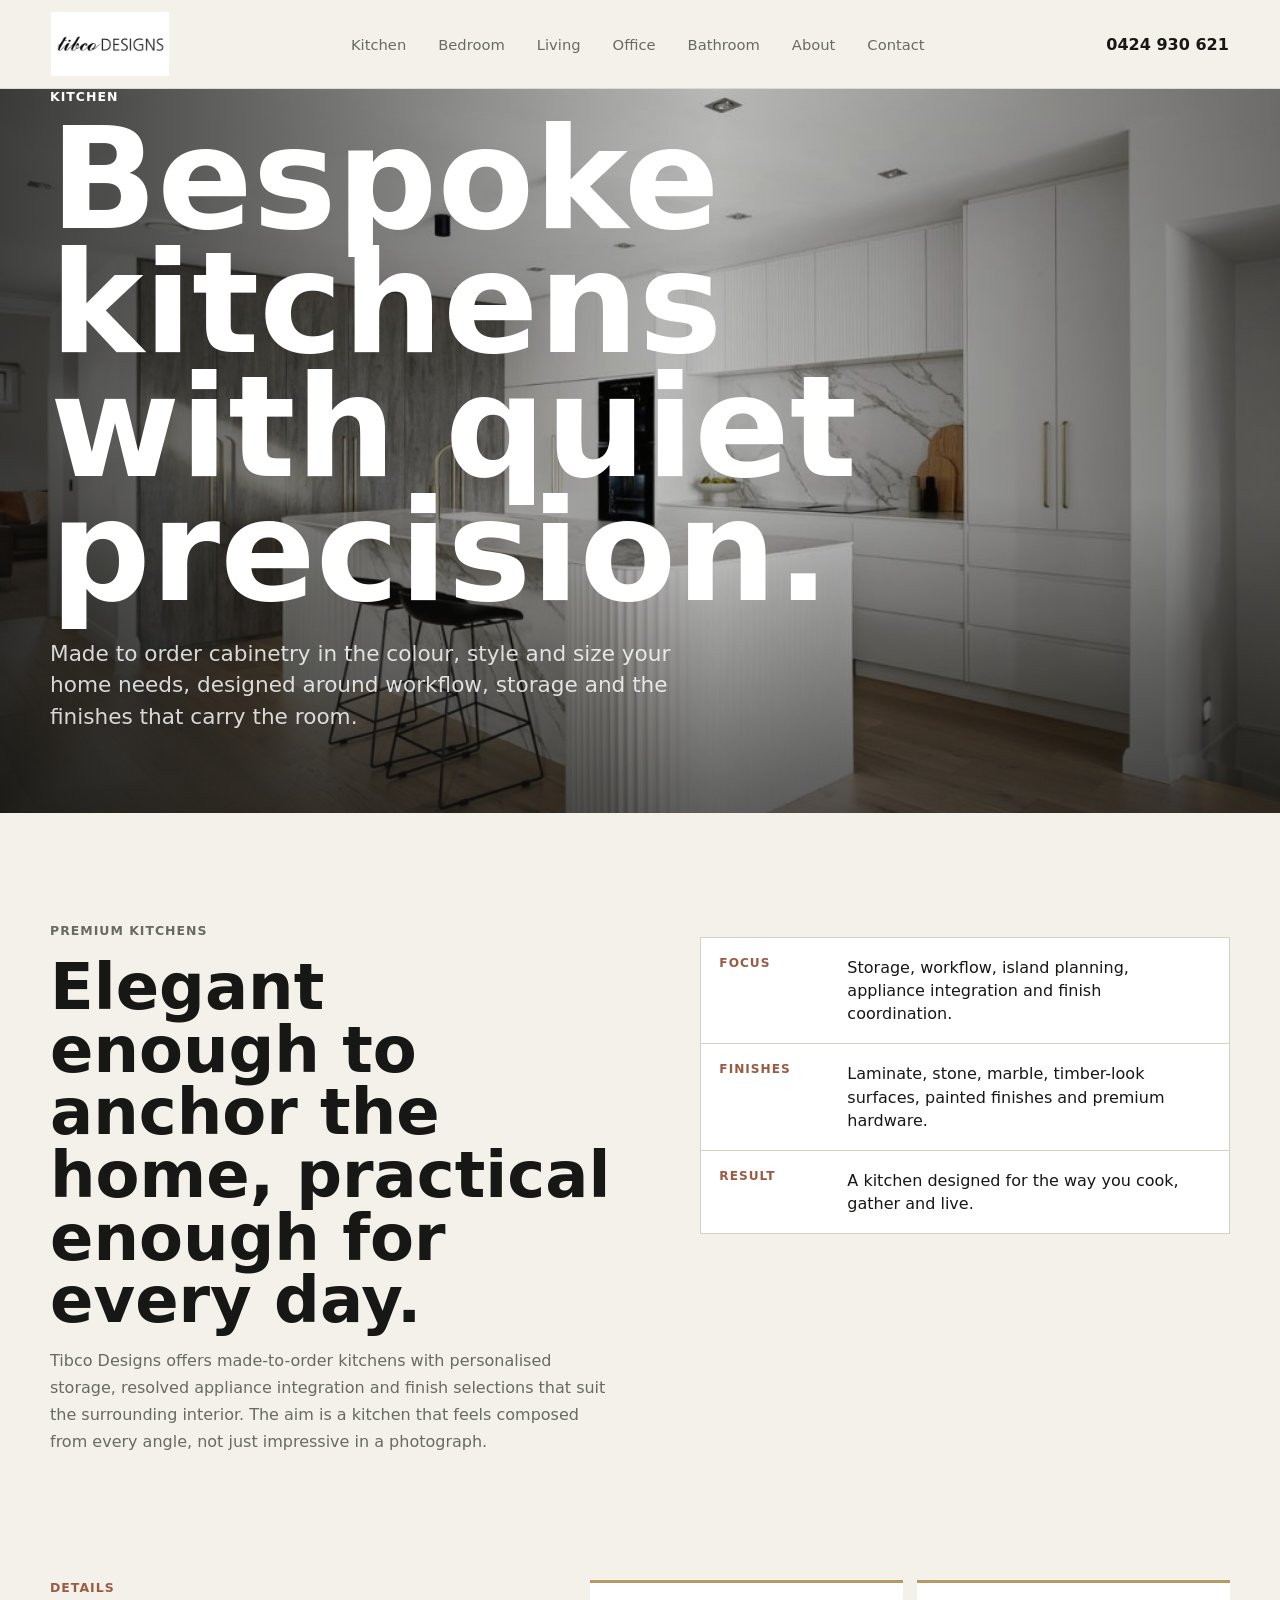
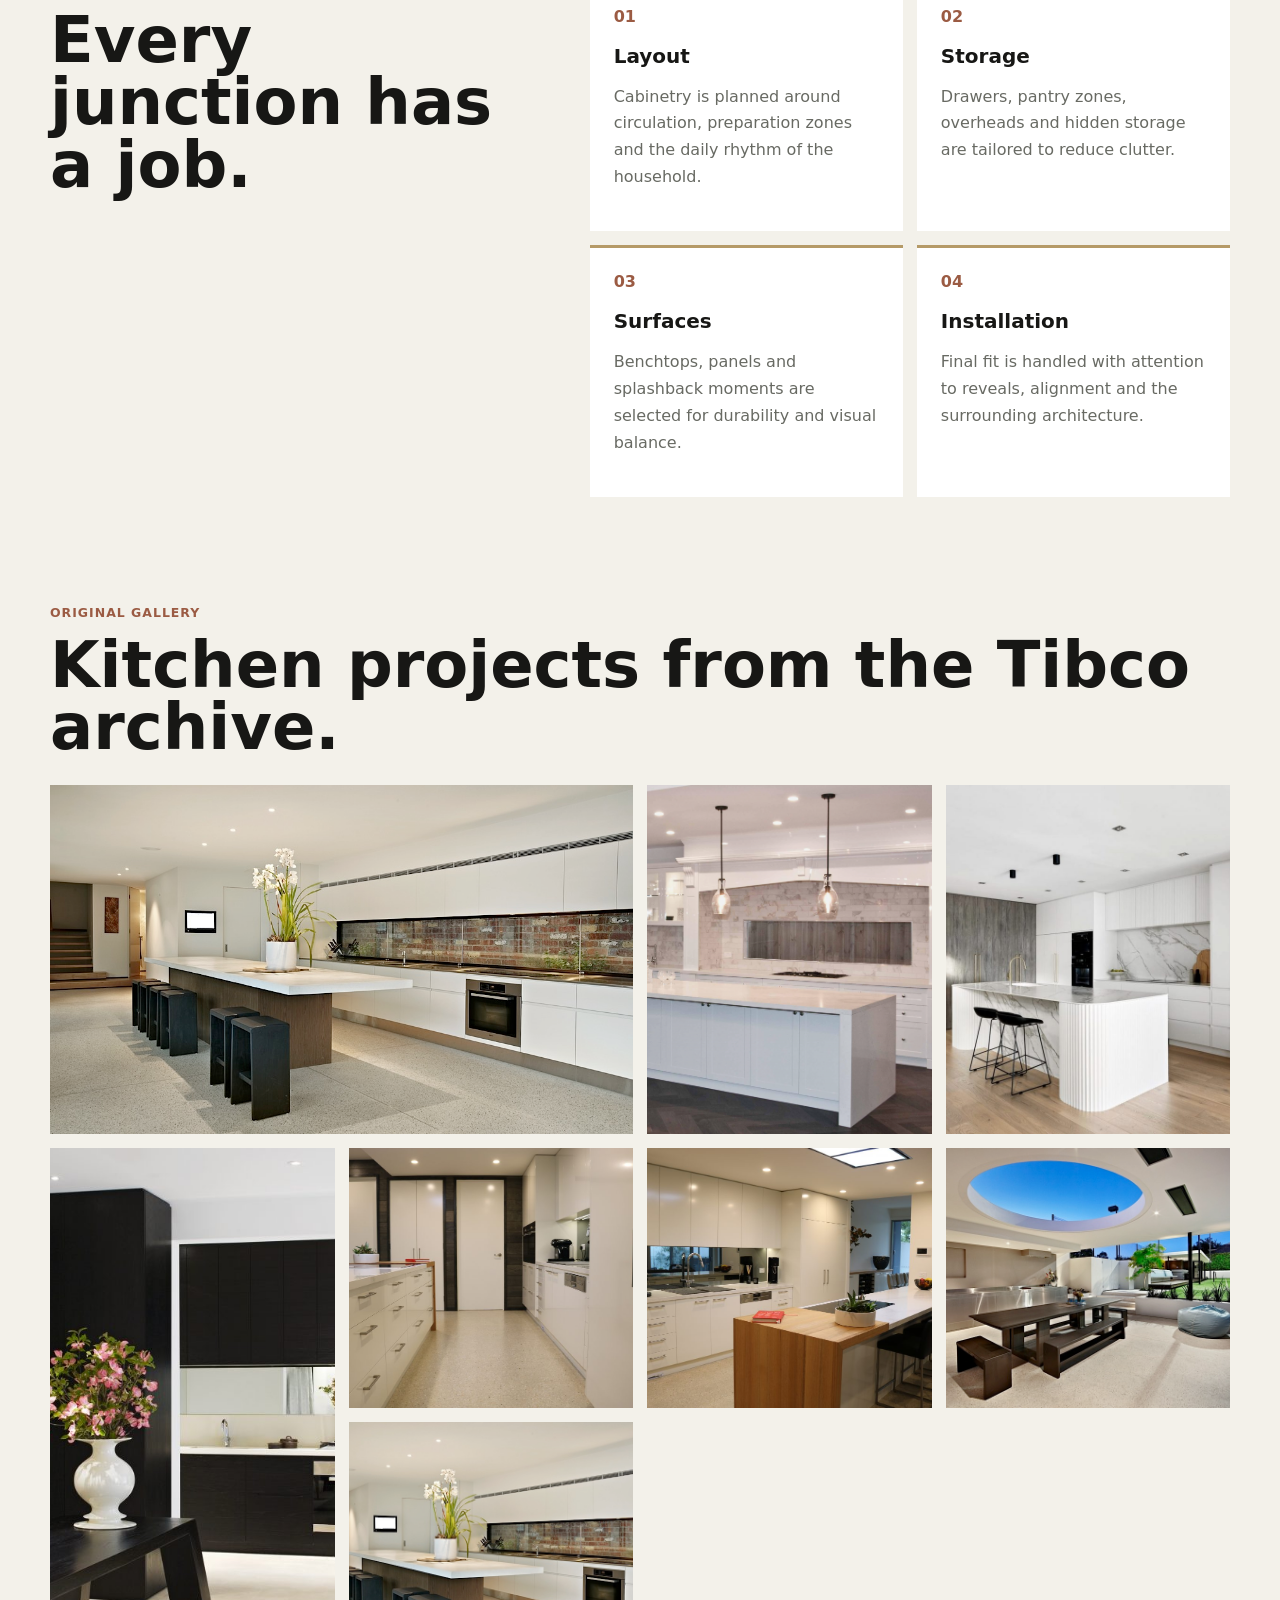
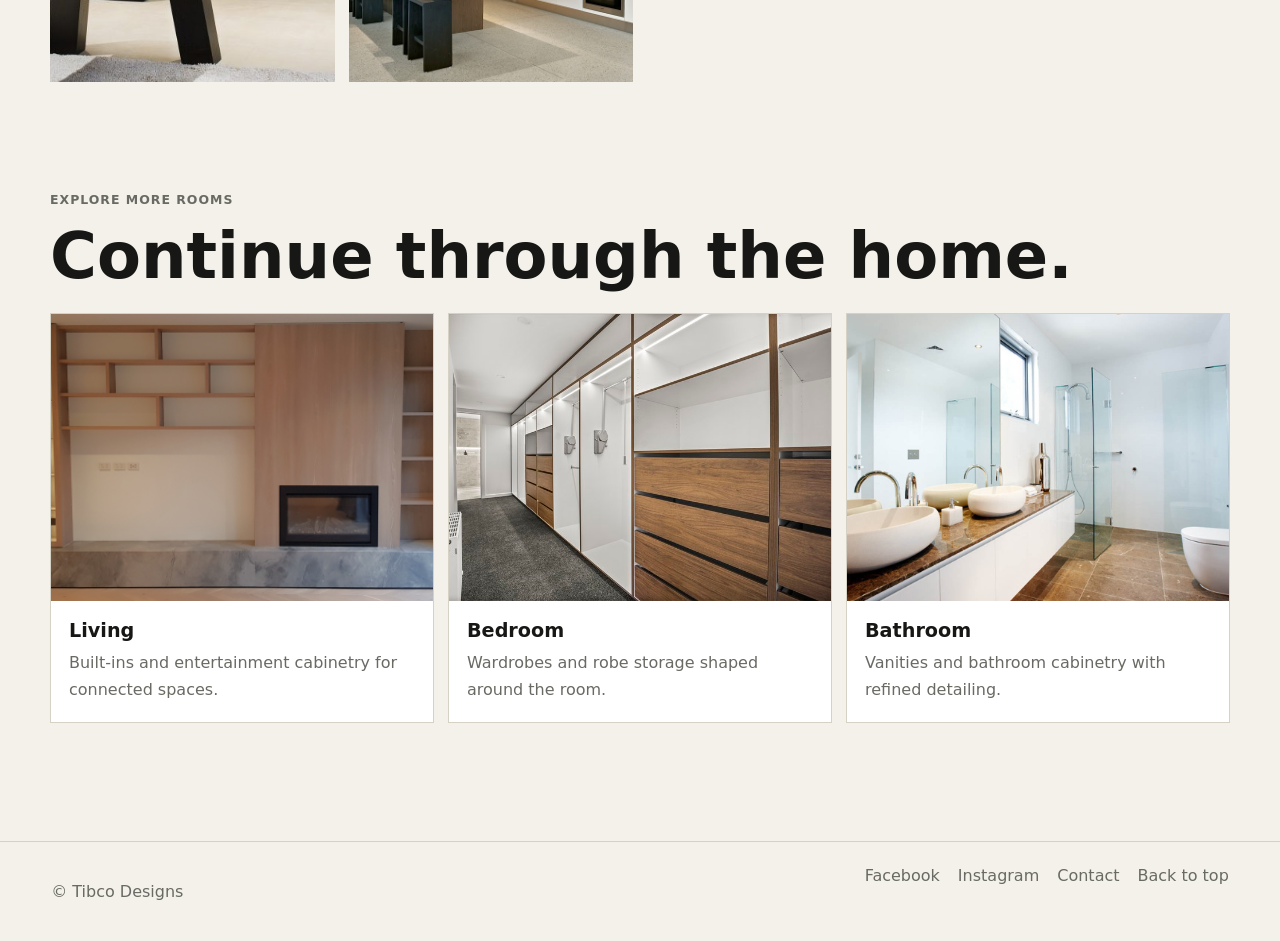
<file: kitchen/index.html>
<!doctype html>
<html lang="en-AU">
  <head>
    <meta charset="utf-8">
    <meta name="viewport" content="width=device-width, initial-scale=1">
    <title>Kitchen Cabinetry | Tibco Designs</title>
    <meta name="description" content="Premium bespoke kitchen cabinetry designed and made by Tibco Designs in Melbourne.">
    <link rel="stylesheet" href="../styles.css">
  </head>
  <body>
    <header class="site-header" id="top">
      <a class="brand" href="../index.html" aria-label="Tibco Designs home">
        <img src="../assets/original/logo.jpg" alt="Tibco Designs">
      </a>
      <nav aria-label="Primary navigation">
        <a href="../kitchen/">Kitchen</a>
        <a href="../bedroom/">Bedroom</a>
        <a href="../living/">Living</a>
        <a href="../office/">Office</a>
        <a href="../bathroom/">Bathroom</a>
        <a href="../index.html#about">About</a>
        <a href="../index.html#contact">Contact</a>
      </nav>
      <a class="phone" href="tel:+61424930621">0424 930 621</a>
    </header>

    <main>
      <section class="room-hero">
        <img src="../assets/original/kitchen/beach-rd-hampton.jpg" alt="Bespoke kitchen cabinetry">
        <div class="room-hero-copy">
          <p class="room-kicker">Kitchen</p>
          <h1>Bespoke kitchens with quiet precision.</h1>
          <p>Made to order cabinetry in the colour, style and size your home needs, designed around workflow, storage and the finishes that carry the room.</p>
        </div>
      </section>

      <section class="room-overview">
        <div>
          <p class="eyebrow">Premium kitchens</p>
          <h2>Elegant enough to anchor the home, practical enough for every day.</h2>
          <p>Tibco Designs offers made-to-order kitchens with personalised storage, resolved appliance integration and finish selections that suit the surrounding interior. The aim is a kitchen that feels composed from every angle, not just impressive in a photograph.</p>
        </div>
        <dl class="room-meta">
          <div>
            <dt>Focus</dt>
            <dd>Storage, workflow, island planning, appliance integration and finish coordination.</dd>
          </div>
          <div>
            <dt>Finishes</dt>
            <dd>Laminate, stone, marble, timber-look surfaces, painted finishes and premium hardware.</dd>
          </div>
          <div>
            <dt>Result</dt>
            <dd>A kitchen designed for the way you cook, gather and live.</dd>
          </div>
        </dl>
      </section>

      <section class="room-details">
        <div>
          <p class="eyebrow">Details</p>
          <h2>Every junction has a job.</h2>
        </div>
        <div class="detail-grid">
          <article class="detail-panel">
            <span>01</span>
            <h3>Layout</h3>
            <p>Cabinetry is planned around circulation, preparation zones and the daily rhythm of the household.</p>
          </article>
          <article class="detail-panel">
            <span>02</span>
            <h3>Storage</h3>
            <p>Drawers, pantry zones, overheads and hidden storage are tailored to reduce clutter.</p>
          </article>
          <article class="detail-panel">
            <span>03</span>
            <h3>Surfaces</h3>
            <p>Benchtops, panels and splashback moments are selected for durability and visual balance.</p>
          </article>
          <article class="detail-panel">
            <span>04</span>
            <h3>Installation</h3>
            <p>Final fit is handled with attention to reveals, alignment and the surrounding architecture.</p>
          </article>
        </div>
      </section>

      <section class="project-gallery" aria-label="Kitchen gallery">
        <div class="section-heading">
          <div>
            <p class="eyebrow">Original gallery</p>
            <h2>Kitchen projects from the Tibco archive.</h2>
          </div>
        </div>
        <div class="gallery-grid">
          <figure class="gallery-item gallery-wide">
            <img src="../assets/original/kitchen/174.jpg" alt="Stylish kitchen cabinetry">
          </figure>
          <figure class="gallery-item">
            <img src="../assets/original/kitchen/burwood-kitchen.png" alt="Burwood kitchen cabinetry">
          </figure>
          <figure class="gallery-item">
            <img src="../assets/original/kitchen/beach-rd-hampton.jpg" alt="Beach Road Hampton kitchen">
          </figure>
          <figure class="gallery-item gallery-tall">
            <img src="../assets/original/kitchen/ivy-main.jpg" alt="Kitchen joinery detail">
          </figure>
          <figure class="gallery-item">
            <img src="../assets/original/kitchen/img-0787.jpg" alt="Modern kitchen cabinetry">
          </figure>
          <figure class="gallery-item">
            <img src="../assets/original/kitchen/img-0788.jpg" alt="Kitchen storage and benchtop">
          </figure>
          <figure class="gallery-item">
            <img src="../assets/original/kitchen/164.jpg" alt="Custom kitchen island and cabinetry">
          </figure>
          <figure class="gallery-item">
            <img src="../assets/original/kitchen/174.jpg" alt="Detailed kitchen cabinetry">
          </figure>
        </div>
      </section>

      <section class="room-related">
        <p class="eyebrow">Explore more rooms</p>
        <h2>Continue through the home.</h2>
        <div class="related-grid">
          <a class="related-card" href="../living/">
            <img src="../assets/original/living/hawthorne-entertainment.png" alt="Living room joinery">
            <div>
              <h3>Living</h3>
              <p>Built-ins and entertainment cabinetry for connected spaces.</p>
            </div>
          </a>
          <a class="related-card" href="../bedroom/">
            <img src="../assets/original/bedroom/dsc06304.jpg" alt="Bedroom wardrobe cabinetry">
            <div>
              <h3>Bedroom</h3>
              <p>Wardrobes and robe storage shaped around the room.</p>
            </div>
          </a>
          <a class="related-card" href="../bathroom/">
            <img src="../assets/original/home/bathroom.jpg" alt="Bathroom vanity cabinetry">
            <div>
              <h3>Bathroom</h3>
              <p>Vanities and bathroom cabinetry with refined detailing.</p>
            </div>
          </a>
        </div>
      </section>
    </main>

    <footer>
      <p>&copy; Tibco Designs</p>
      <div>
        <a href="https://www.facebook.com/tibcodesigns/" target="_blank" rel="noopener">Facebook</a>
        <a href="https://www.instagram.com/tibco_designs/" target="_blank" rel="noopener">Instagram</a>
        <a href="../index.html#contact">Contact</a>
        <a href="#top">Back to top</a>
      </div>
    </footer>
  </body>
</html>
</file>
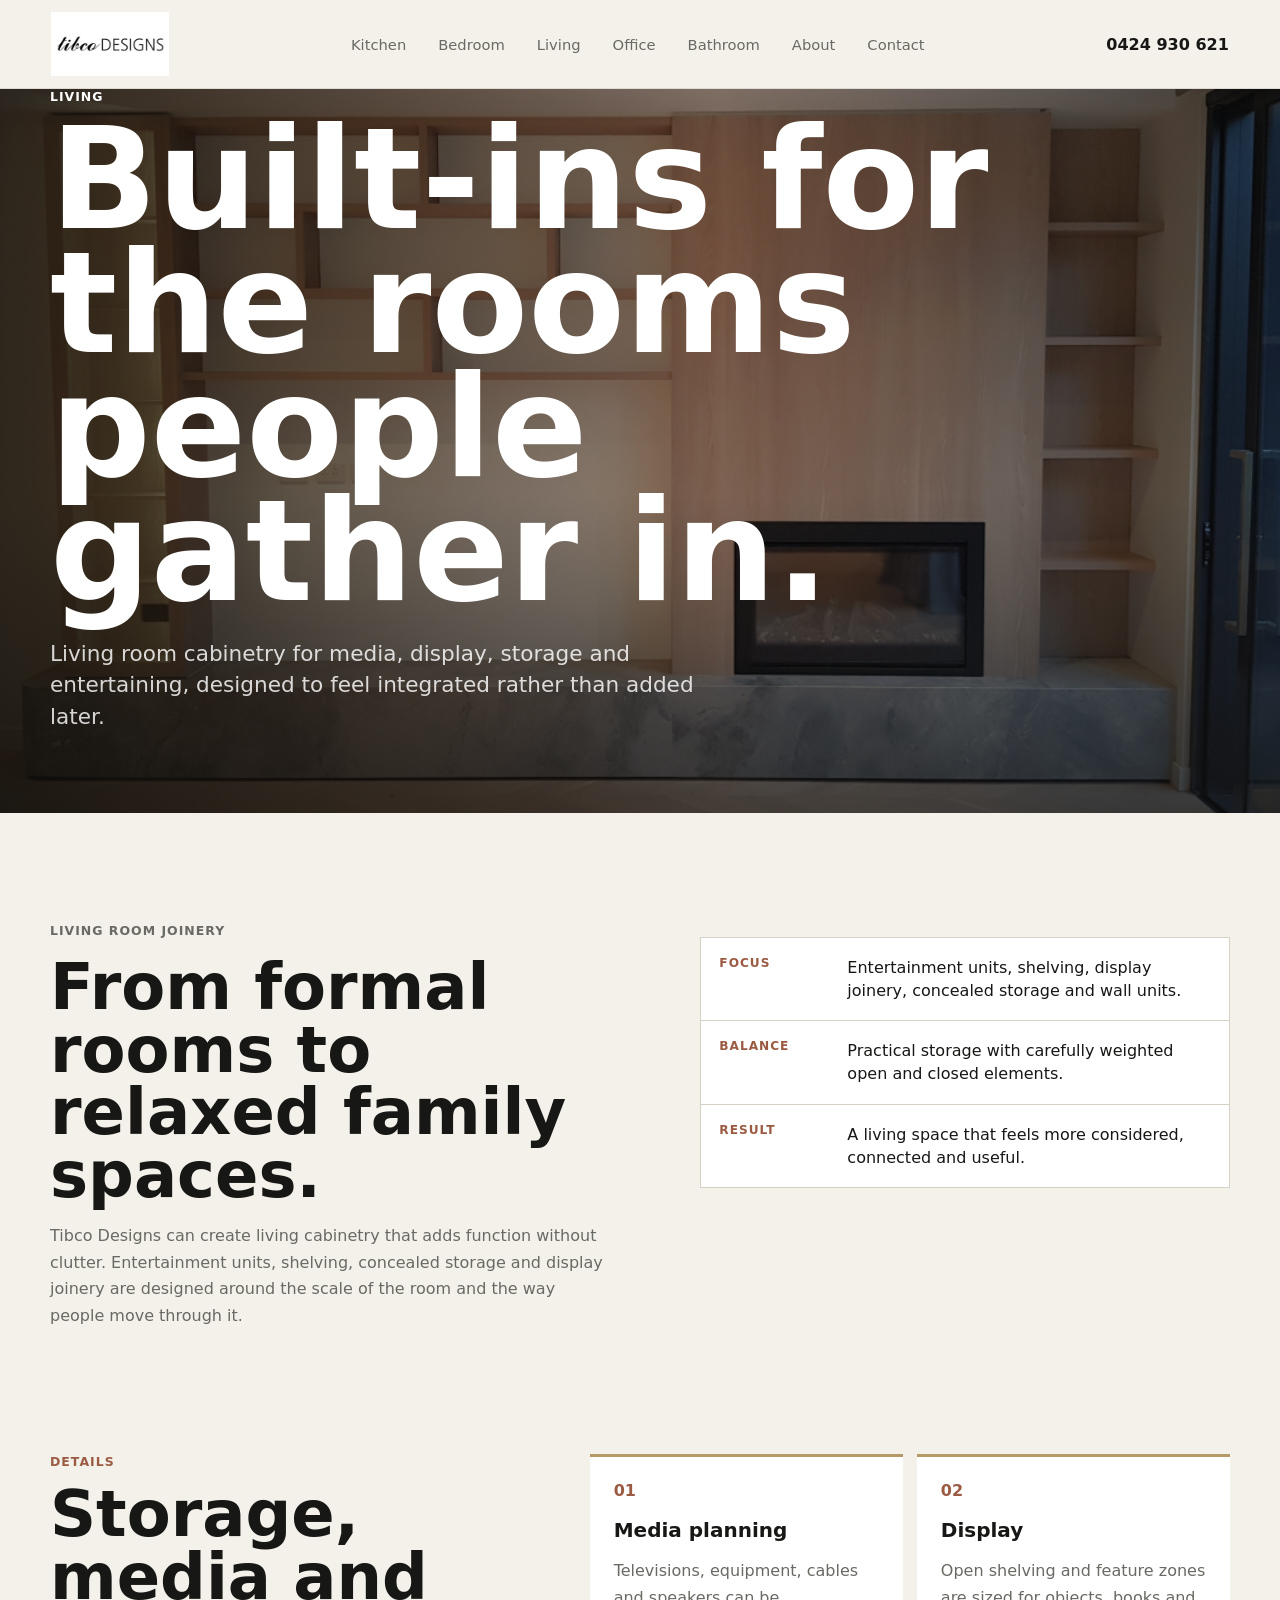
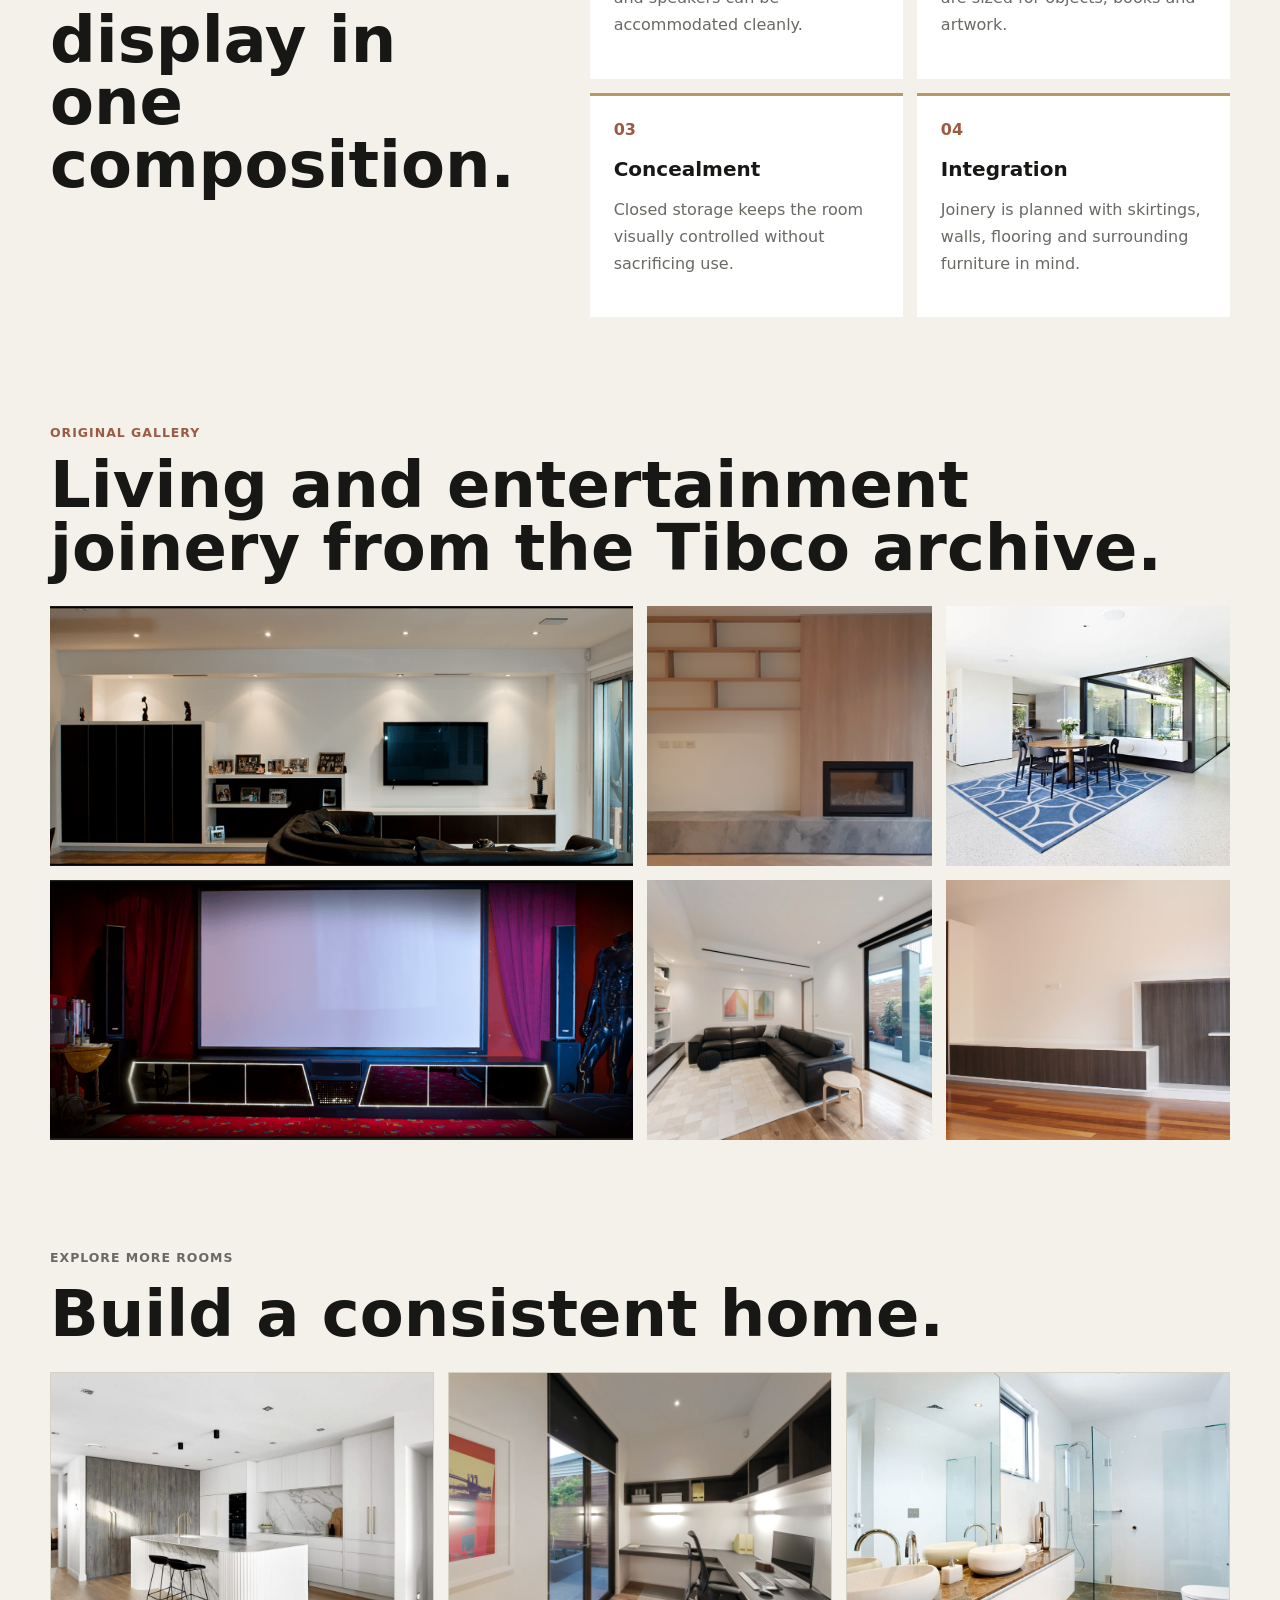
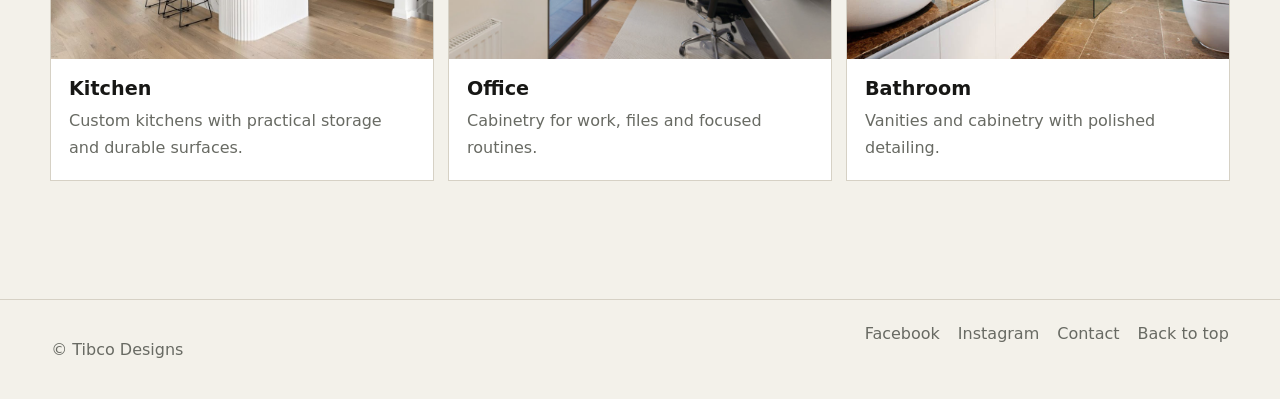
<file: living/index.html>
<!doctype html>
<html lang="en-AU">
  <head>
    <meta charset="utf-8">
    <meta name="viewport" content="width=device-width, initial-scale=1">
    <title>Living Room Joinery | Tibco Designs</title>
    <meta name="description" content="Custom living room cabinetry, entertainment units and built-ins designed and made by Tibco Designs in Melbourne.">
    <link rel="stylesheet" href="../styles.css">
  </head>
  <body>
    <header class="site-header" id="top">
      <a class="brand" href="../index.html" aria-label="Tibco Designs home">
        <img src="../assets/original/logo.jpg" alt="Tibco Designs">
      </a>
      <nav aria-label="Primary navigation">
        <a href="../kitchen/">Kitchen</a>
        <a href="../bedroom/">Bedroom</a>
        <a href="../living/">Living</a>
        <a href="../office/">Office</a>
        <a href="../bathroom/">Bathroom</a>
        <a href="../index.html#about">About</a>
        <a href="../index.html#contact">Contact</a>
      </nav>
      <a class="phone" href="tel:+61424930621">0424 930 621</a>
    </header>

    <main>
      <section class="room-hero">
        <img src="../assets/original/living/hawthorne-entertainment.png" alt="Living room cabinetry and entertainment joinery">
        <div class="room-hero-copy">
          <p class="room-kicker">Living</p>
          <h1>Built-ins for the rooms people gather in.</h1>
          <p>Living room cabinetry for media, display, storage and entertaining, designed to feel integrated rather than added later.</p>
        </div>
      </section>

      <section class="room-overview">
        <div>
          <p class="eyebrow">Living room joinery</p>
          <h2>From formal rooms to relaxed family spaces.</h2>
          <p>Tibco Designs can create living cabinetry that adds function without clutter. Entertainment units, shelving, concealed storage and display joinery are designed around the scale of the room and the way people move through it.</p>
        </div>
        <dl class="room-meta">
          <div>
            <dt>Focus</dt>
            <dd>Entertainment units, shelving, display joinery, concealed storage and wall units.</dd>
          </div>
          <div>
            <dt>Balance</dt>
            <dd>Practical storage with carefully weighted open and closed elements.</dd>
          </div>
          <div>
            <dt>Result</dt>
            <dd>A living space that feels more considered, connected and useful.</dd>
          </div>
        </dl>
      </section>

      <section class="room-details">
        <div>
          <p class="eyebrow">Details</p>
          <h2>Storage, media and display in one composition.</h2>
        </div>
        <div class="detail-grid">
          <article class="detail-panel">
            <span>01</span>
            <h3>Media planning</h3>
            <p>Televisions, equipment, cables and speakers can be accommodated cleanly.</p>
          </article>
          <article class="detail-panel">
            <span>02</span>
            <h3>Display</h3>
            <p>Open shelving and feature zones are sized for objects, books and artwork.</p>
          </article>
          <article class="detail-panel">
            <span>03</span>
            <h3>Concealment</h3>
            <p>Closed storage keeps the room visually controlled without sacrificing use.</p>
          </article>
          <article class="detail-panel">
            <span>04</span>
            <h3>Integration</h3>
            <p>Joinery is planned with skirtings, walls, flooring and surrounding furniture in mind.</p>
          </article>
        </div>
      </section>

      <section class="project-gallery" aria-label="Living gallery">
        <div class="section-heading">
          <div>
            <p class="eyebrow">Original gallery</p>
            <h2>Living and entertainment joinery from the Tibco archive.</h2>
          </div>
        </div>
        <div class="gallery-grid">
          <figure class="gallery-item gallery-wide">
            <img src="../assets/original/living/tibco-living.png" alt="Living room wall joinery">
          </figure>
          <figure class="gallery-item">
            <img src="../assets/original/living/hawthorne-entertainment.png" alt="Hawthorne entertainment unit">
          </figure>
          <figure class="gallery-item">
            <img src="../assets/original/living/living-02.jpg" alt="Open living room cabinetry">
          </figure>
          <figure class="gallery-item gallery-wide">
            <img src="../assets/original/living/tibco-entertainment.png" alt="Entertainment cabinetry">
          </figure>
          <figure class="gallery-item">
            <img src="../assets/original/living/image9.jpg" alt="Custom living storage">
          </figure>
          <figure class="gallery-item">
            <img src="../assets/original/living/img-8920.jpg" alt="Detailed living joinery">
          </figure>
        </div>
      </section>

      <section class="room-related">
        <p class="eyebrow">Explore more rooms</p>
        <h2>Build a consistent home.</h2>
        <div class="related-grid">
          <a class="related-card" href="../kitchen/">
            <img src="../assets/original/kitchen/beach-rd-hampton.jpg" alt="Kitchen cabinetry">
            <div>
              <h3>Kitchen</h3>
              <p>Custom kitchens with practical storage and durable surfaces.</p>
            </div>
          </a>
          <a class="related-card" href="../office/">
            <img src="../assets/original/office/image7.jpg" alt="Office cabinetry">
            <div>
              <h3>Office</h3>
              <p>Cabinetry for work, files and focused routines.</p>
            </div>
          </a>
          <a class="related-card" href="../bathroom/">
            <img src="../assets/original/home/bathroom.jpg" alt="Bathroom cabinetry">
            <div>
              <h3>Bathroom</h3>
              <p>Vanities and cabinetry with polished detailing.</p>
            </div>
          </a>
        </div>
      </section>
    </main>

    <footer>
      <p>&copy; Tibco Designs</p>
      <div>
        <a href="https://www.facebook.com/tibcodesigns/" target="_blank" rel="noopener">Facebook</a>
        <a href="https://www.instagram.com/tibco_designs/" target="_blank" rel="noopener">Instagram</a>
        <a href="../index.html#contact">Contact</a>
        <a href="#top">Back to top</a>
      </div>
    </footer>
  </body>
</html>
</file>
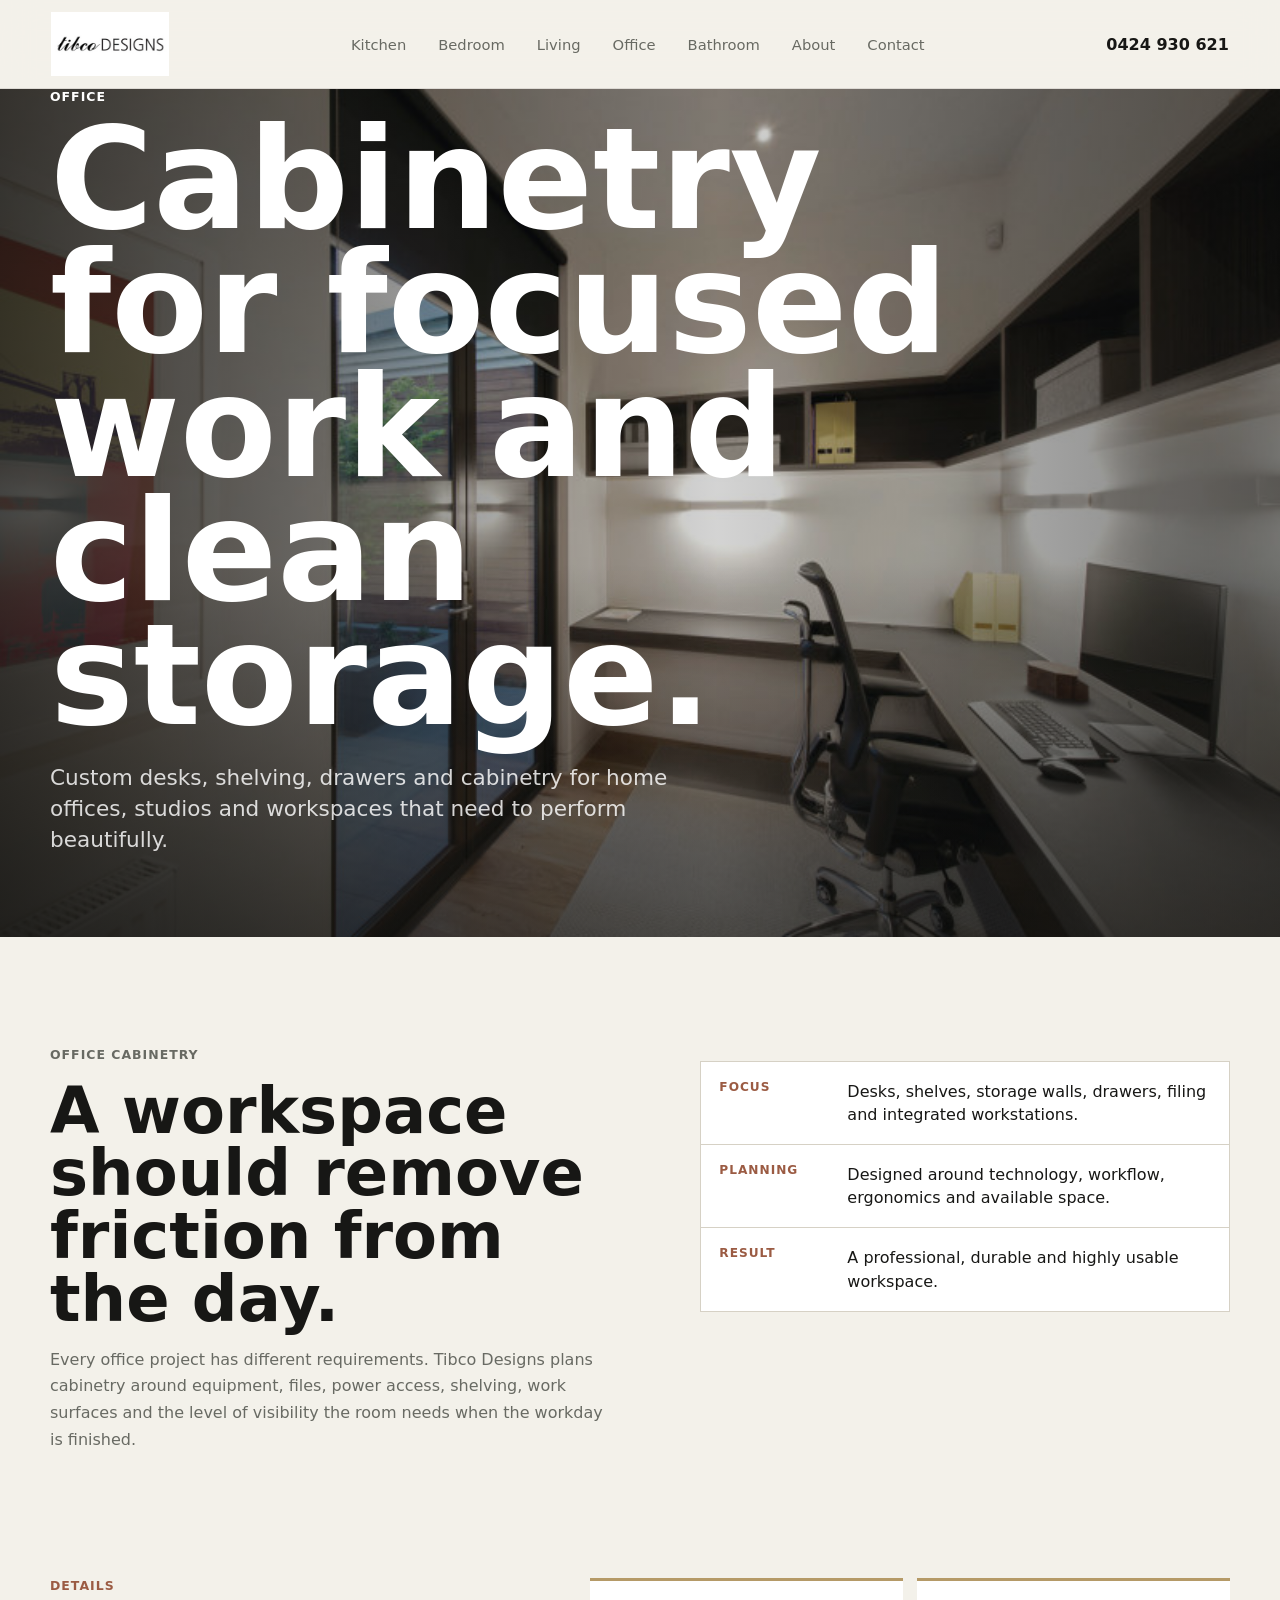
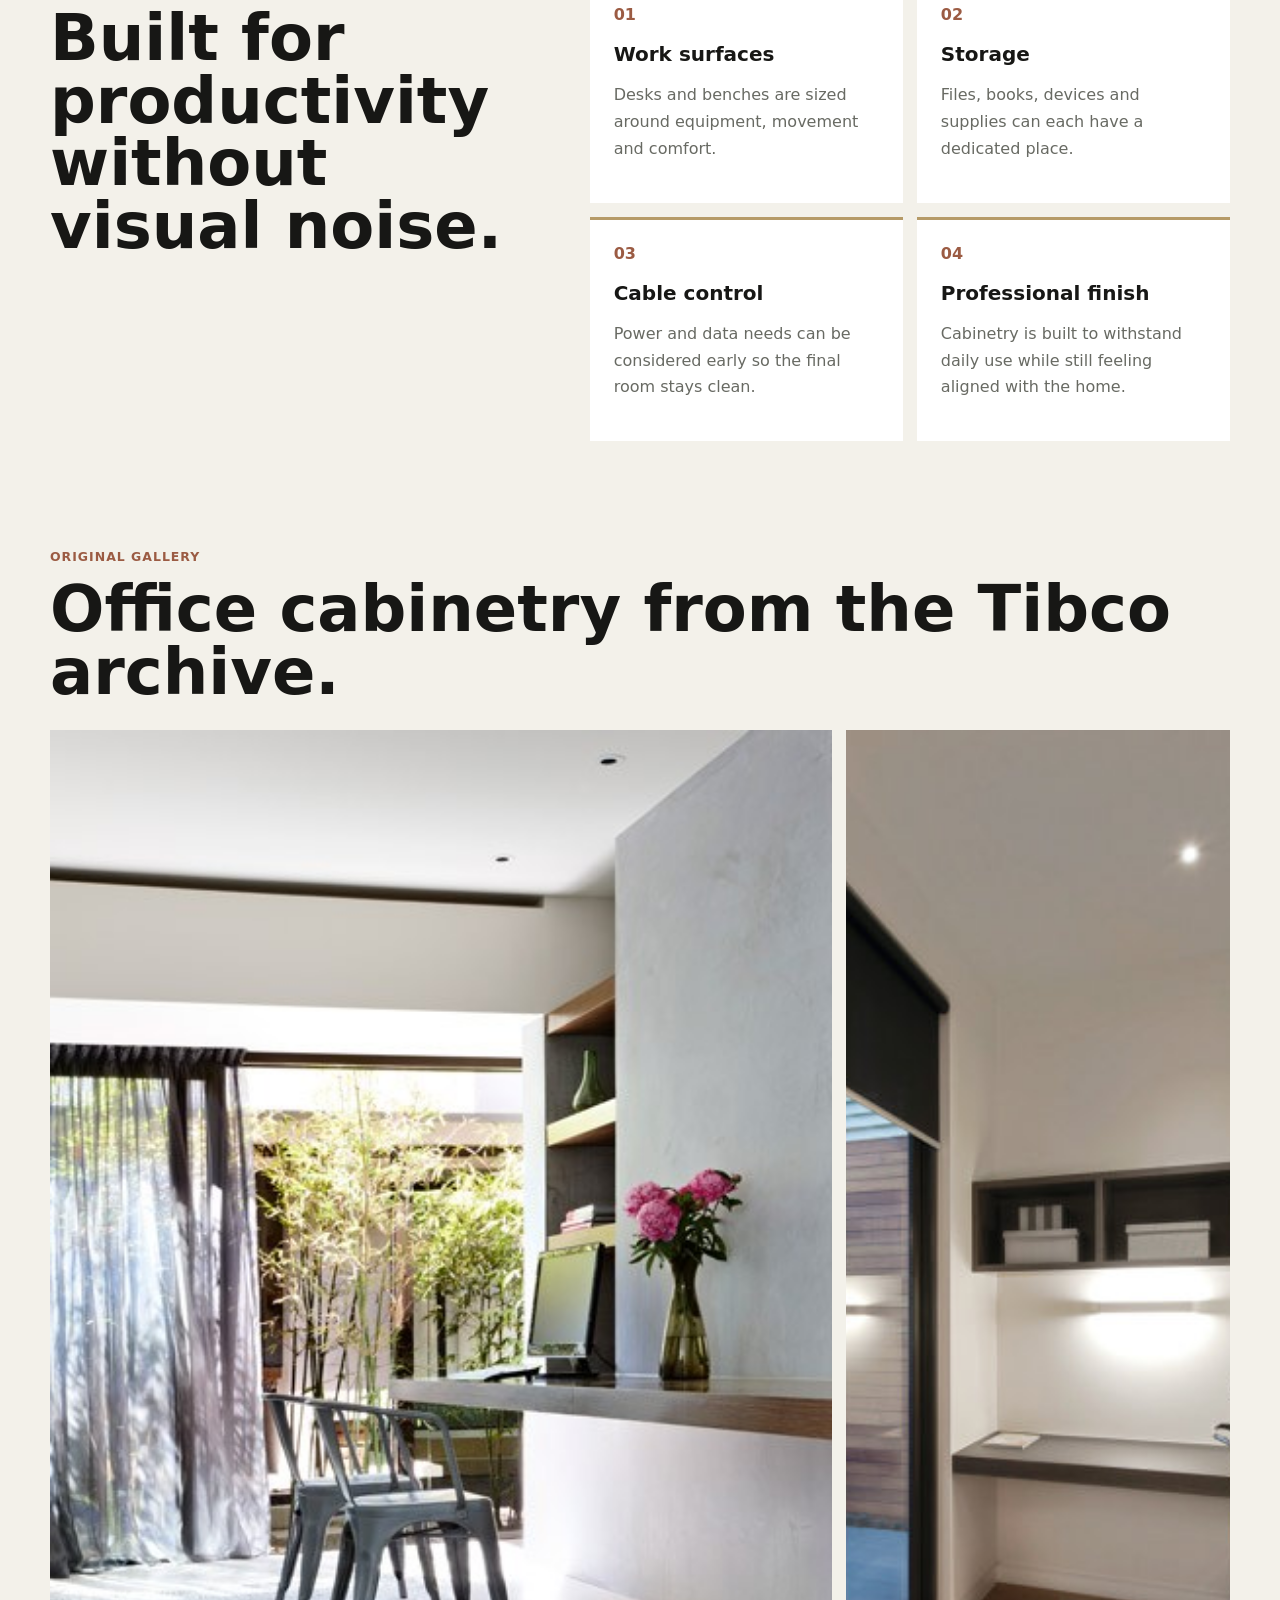
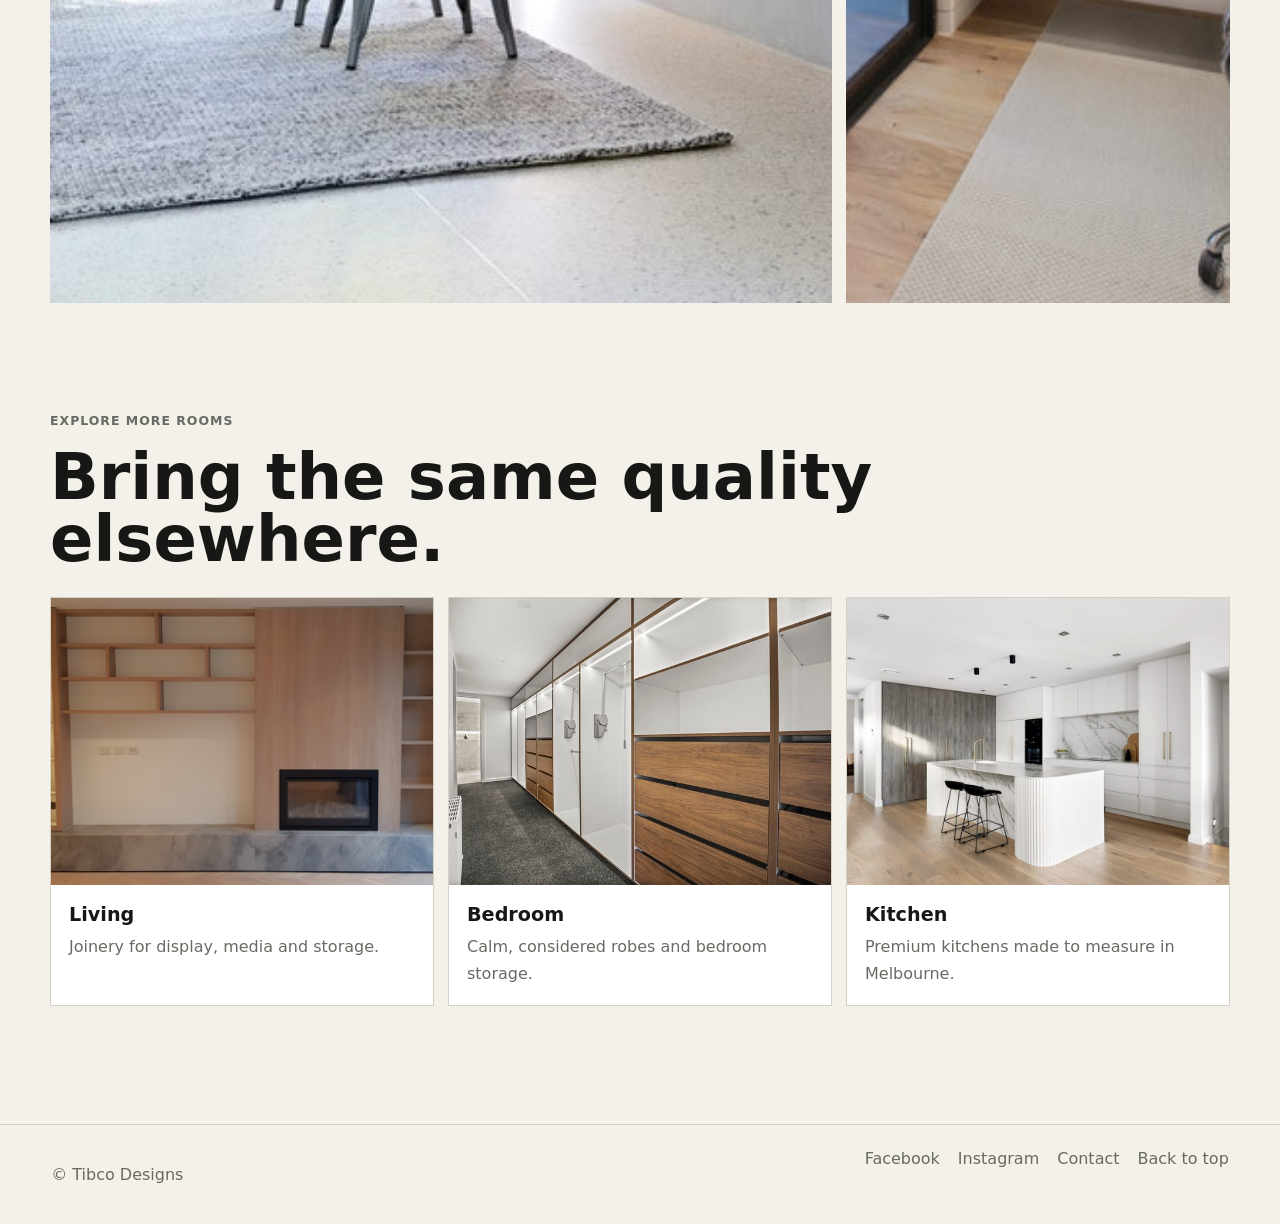
<file: office/index.html>
<!doctype html>
<html lang="en-AU">
  <head>
    <meta charset="utf-8">
    <meta name="viewport" content="width=device-width, initial-scale=1">
    <title>Office Cabinetry | Tibco Designs</title>
    <meta name="description" content="Custom office cabinetry, desks, shelving and storage designed and made by Tibco Designs in Melbourne.">
    <link rel="stylesheet" href="../styles.css">
  </head>
  <body>
    <header class="site-header" id="top">
      <a class="brand" href="../index.html" aria-label="Tibco Designs home">
        <img src="../assets/original/logo.jpg" alt="Tibco Designs">
      </a>
      <nav aria-label="Primary navigation">
        <a href="../kitchen/">Kitchen</a>
        <a href="../bedroom/">Bedroom</a>
        <a href="../living/">Living</a>
        <a href="../office/">Office</a>
        <a href="../bathroom/">Bathroom</a>
        <a href="../index.html#about">About</a>
        <a href="../index.html#contact">Contact</a>
      </nav>
      <a class="phone" href="tel:+61424930621">0424 930 621</a>
    </header>

    <main>
      <section class="room-hero">
        <img src="../assets/original/office/image7.jpg" alt="Custom office cabinetry">
        <div class="room-hero-copy">
          <p class="room-kicker">Office</p>
          <h1>Cabinetry for focused work and clean storage.</h1>
          <p>Custom desks, shelving, drawers and cabinetry for home offices, studios and workspaces that need to perform beautifully.</p>
        </div>
      </section>

      <section class="room-overview">
        <div>
          <p class="eyebrow">Office cabinetry</p>
          <h2>A workspace should remove friction from the day.</h2>
          <p>Every office project has different requirements. Tibco Designs plans cabinetry around equipment, files, power access, shelving, work surfaces and the level of visibility the room needs when the workday is finished.</p>
        </div>
        <dl class="room-meta">
          <div>
            <dt>Focus</dt>
            <dd>Desks, shelves, storage walls, drawers, filing and integrated workstations.</dd>
          </div>
          <div>
            <dt>Planning</dt>
            <dd>Designed around technology, workflow, ergonomics and available space.</dd>
          </div>
          <div>
            <dt>Result</dt>
            <dd>A professional, durable and highly usable workspace.</dd>
          </div>
        </dl>
      </section>

      <section class="room-details">
        <div>
          <p class="eyebrow">Details</p>
          <h2>Built for productivity without visual noise.</h2>
        </div>
        <div class="detail-grid">
          <article class="detail-panel">
            <span>01</span>
            <h3>Work surfaces</h3>
            <p>Desks and benches are sized around equipment, movement and comfort.</p>
          </article>
          <article class="detail-panel">
            <span>02</span>
            <h3>Storage</h3>
            <p>Files, books, devices and supplies can each have a dedicated place.</p>
          </article>
          <article class="detail-panel">
            <span>03</span>
            <h3>Cable control</h3>
            <p>Power and data needs can be considered early so the final room stays clean.</p>
          </article>
          <article class="detail-panel">
            <span>04</span>
            <h3>Professional finish</h3>
            <p>Cabinetry is built to withstand daily use while still feeling aligned with the home.</p>
          </article>
        </div>
      </section>

      <section class="project-gallery" aria-label="Office gallery">
        <div class="section-heading">
          <div>
            <p class="eyebrow">Original gallery</p>
            <h2>Office cabinetry from the Tibco archive.</h2>
          </div>
        </div>
        <div class="gallery-grid compact-gallery">
          <figure class="gallery-item gallery-wide">
            <img src="../assets/original/office/image001.jpg" alt="Custom office workspace cabinetry">
          </figure>
          <figure class="gallery-item">
            <img src="../assets/original/office/image7.jpg" alt="Office cabinetry and shelving">
          </figure>
        </div>
      </section>

      <section class="room-related">
        <p class="eyebrow">Explore more rooms</p>
        <h2>Bring the same quality elsewhere.</h2>
        <div class="related-grid">
          <a class="related-card" href="../living/">
            <img src="../assets/original/living/hawthorne-entertainment.png" alt="Living room cabinetry">
            <div>
              <h3>Living</h3>
              <p>Joinery for display, media and storage.</p>
            </div>
          </a>
          <a class="related-card" href="../bedroom/">
            <img src="../assets/original/bedroom/dsc06304.jpg" alt="Bedroom wardrobe cabinetry">
            <div>
              <h3>Bedroom</h3>
              <p>Calm, considered robes and bedroom storage.</p>
            </div>
          </a>
          <a class="related-card" href="../kitchen/">
            <img src="../assets/original/kitchen/beach-rd-hampton.jpg" alt="Kitchen cabinetry">
            <div>
              <h3>Kitchen</h3>
              <p>Premium kitchens made to measure in Melbourne.</p>
            </div>
          </a>
        </div>
      </section>
    </main>

    <footer>
      <p>&copy; Tibco Designs</p>
      <div>
        <a href="https://www.facebook.com/tibcodesigns/" target="_blank" rel="noopener">Facebook</a>
        <a href="https://www.instagram.com/tibco_designs/" target="_blank" rel="noopener">Instagram</a>
        <a href="../index.html#contact">Contact</a>
        <a href="#top">Back to top</a>
      </div>
    </footer>
  </body>
</html>
</file>
<file: styles.css>
:root {
  color-scheme: light;
  --ink: #171715;
  --charcoal: #252724;
  --muted: #686a63;
  --paper: #f3f1ea;
  --surface: #ffffff;
  --stone: #d9d6cd;
  --line: #d6d1c5;
  --forest: #263b33;
  --clay: #9b5b43;
  --brass: #b59a67;
  --blue: #445b68;
}

* {
  box-sizing: border-box;
}

html {
  scroll-behavior: smooth;
}

body {
  margin: 0;
  font-family: Inter, ui-sans-serif, system-ui, -apple-system, BlinkMacSystemFont, "Segoe UI", sans-serif;
  color: var(--ink);
  background: var(--paper);
  letter-spacing: 0;
}

img {
  display: block;
  max-width: 100%;
}

a {
  color: inherit;
  text-decoration: none;
}

.site-header {
  position: sticky;
  top: 0;
  z-index: 20;
  display: grid;
  grid-template-columns: auto 1fr auto;
  gap: 24px;
  align-items: center;
  padding: 12px clamp(18px, 4vw, 58px);
  background: rgba(243, 241, 234, 0.92);
  border-bottom: 1px solid rgba(23, 23, 21, 0.1);
  backdrop-filter: blur(18px);
}

.brand img {
  width: 118px;
  height: auto;
}

nav {
  display: flex;
  justify-content: center;
  gap: clamp(14px, 2.6vw, 32px);
  color: var(--muted);
  font-size: 0.92rem;
}

nav a,
.phone,
footer a,
.text-link {
  transition: color 160ms ease, border-color 160ms ease;
}

nav a:hover,
.phone:hover,
footer a:hover,
.text-link:hover {
  color: var(--clay);
}

.phone {
  font-weight: 800;
  white-space: nowrap;
}

.hero {
  position: relative;
  min-height: min(78vh, 760px);
  display: grid;
  align-items: end;
  overflow: hidden;
  background: var(--charcoal);
}

.hero img,
.room-hero img {
  position: absolute;
  inset: 0;
  width: 100%;
  height: 100%;
  object-fit: cover;
}

.hero::after,
.room-hero::after {
  content: "";
  position: absolute;
  inset: 0;
  background:
    linear-gradient(90deg, rgba(15, 15, 13, 0.78), rgba(15, 15, 13, 0.18) 56%, rgba(15, 15, 13, 0.54)),
    linear-gradient(0deg, rgba(15, 15, 13, 0.58), transparent 44%);
}

.hero-copy,
.room-hero-copy {
  position: relative;
  z-index: 1;
  width: min(1180px, calc(100% - 36px));
  margin: 0 auto;
  padding: 0 0 clamp(46px, 9vh, 96px);
  color: #fff;
}

.hero-copy {
  display: grid;
  align-content: end;
  min-height: min(78vh, 760px);
}

.hero-copy p,
.eyebrow,
.room-kicker {
  margin: 0 0 14px;
  font-size: 0.78rem;
  font-weight: 850;
  letter-spacing: 0.08em;
  text-transform: uppercase;
}

.hero h1,
.room-hero h1 {
  max-width: 980px;
  margin: 0;
  font-size: clamp(3.4rem, 11vw, 8.8rem);
  line-height: 0.88;
}

.hero-actions {
  display: flex;
  flex-wrap: wrap;
  gap: 18px;
  align-items: center;
  margin-top: 30px;
}

.button {
  display: inline-flex;
  min-height: 46px;
  align-items: center;
  justify-content: center;
  padding: 0 20px;
  border: 1px solid var(--ink);
  background: var(--ink);
  color: #fff;
  font-weight: 850;
}

.button:hover {
  background: var(--clay);
  border-color: var(--clay);
}

.button.secondary {
  background: transparent;
  color: var(--ink);
}

.button.secondary:hover {
  background: var(--forest);
  border-color: var(--forest);
  color: #fff;
}

.text-link {
  padding-bottom: 4px;
  border-bottom: 1px solid currentColor;
  font-weight: 850;
}

.intro,
.room-index,
.social-highlights,
.atelier,
.about-panel,
.materials,
.contact,
.room-overview,
.room-details,
.room-related {
  width: min(1180px, calc(100% - 36px));
  margin: 0 auto;
}

.intro {
  display: grid;
  grid-template-columns: minmax(0, 1.08fr) minmax(280px, 0.72fr);
  gap: clamp(28px, 7vw, 92px);
  align-items: end;
  padding: clamp(56px, 9vw, 108px) 0;
}

.intro h2,
.section-heading h2,
.atelier h2,
.about-panel h2,
.materials h2,
.contact h2,
.room-overview h2,
.room-details h2,
.room-related h2 {
  margin: 0;
  font-size: clamp(2.1rem, 5vw, 4.8rem);
  line-height: 0.98;
}

.intro > p,
.atelier p,
.about-panel p,
.materials p,
.contact p,
.room-overview p,
.detail-panel p,
.room-related p {
  color: var(--muted);
  line-height: 1.68;
}

.eyebrow {
  color: var(--clay);
}

.section-heading {
  display: flex;
  justify-content: space-between;
  gap: 24px;
  align-items: end;
  margin-bottom: 26px;
}

.room-grid {
  display: grid;
  grid-template-columns: repeat(4, minmax(0, 1fr));
  gap: 14px;
}

.room-card {
  position: relative;
  min-height: 390px;
  display: grid;
  align-content: end;
  overflow: hidden;
  padding: 22px;
  color: #fff;
  background: var(--charcoal);
}

.room-card-large {
  grid-column: span 2;
  grid-row: span 2;
  min-height: 794px;
}

.room-card img {
  position: absolute;
  inset: 0;
  width: 100%;
  height: 100%;
  object-fit: cover;
  transition: transform 500ms ease;
}

.room-card::after {
  content: "";
  position: absolute;
  inset: 0;
  background: linear-gradient(0deg, rgba(12, 12, 10, 0.82), rgba(12, 12, 10, 0.04) 62%);
}

.room-card span,
.room-card strong {
  position: relative;
  z-index: 1;
}

.room-card span {
  margin-bottom: 10px;
  color: var(--brass);
  font-size: 0.78rem;
  font-weight: 850;
  letter-spacing: 0.08em;
  text-transform: uppercase;
}

.room-card strong {
  max-width: 440px;
  font-size: clamp(1.25rem, 2.6vw, 2.2rem);
  line-height: 1.05;
}

.room-card:hover img {
  transform: scale(1.035);
}

.atelier {
  display: grid;
  grid-template-columns: minmax(0, 0.9fr) minmax(320px, 0.82fr);
  gap: clamp(28px, 7vw, 92px);
  align-items: start;
  padding: clamp(64px, 10vw, 118px) 0;
}

.atelier-list {
  display: grid;
  gap: 1px;
  background: var(--line);
  border: 1px solid var(--line);
}

.social-highlights {
  padding: clamp(54px, 9vw, 104px) 0 0;
}

.highlight-grid {
  display: grid;
  grid-template-columns: repeat(4, minmax(0, 1fr));
  gap: 1px;
  background: var(--line);
  border: 1px solid var(--line);
}

.highlight-grid article {
  min-height: 300px;
  display: grid;
  align-content: space-between;
  gap: 18px;
  padding: 24px;
  background: var(--surface);
}

.highlight-grid span {
  color: var(--clay);
  font-size: 0.76rem;
  font-weight: 850;
  letter-spacing: 0.08em;
  text-transform: uppercase;
}

.highlight-grid h3 {
  margin: 0;
  font-size: clamp(1.28rem, 2.2vw, 1.75rem);
  line-height: 1.05;
}

.highlight-grid p {
  margin: 0;
  color: var(--muted);
  line-height: 1.58;
}

.atelier-list article,
.detail-panel,
.related-card {
  background: var(--surface);
}

.atelier-list article {
  padding: 26px;
}

.atelier-list span,
.detail-panel span {
  color: var(--clay);
  font-weight: 900;
}

.atelier-list h3,
.detail-panel h3 {
  margin: 18px 0 8px;
  font-size: 1.25rem;
}

.materials {
  display: grid;
  grid-template-columns: minmax(0, 1.05fr) minmax(280px, 0.8fr);
  gap: clamp(28px, 6vw, 76px);
  align-items: center;
  padding: clamp(46px, 7vw, 80px);
  background: var(--forest);
  color: #fff;
}

.materials img {
  width: 100%;
  aspect-ratio: 5 / 4;
  object-fit: cover;
}

.materials .eyebrow {
  color: #d8c69a;
}

.materials p {
  color: rgba(255, 255, 255, 0.78);
}

.about-panel {
  display: grid;
  grid-template-columns: minmax(0, 0.86fr) minmax(320px, 0.9fr);
  gap: clamp(28px, 7vw, 92px);
  align-items: start;
  padding: clamp(54px, 9vw, 104px) 0;
  border-top: 1px solid var(--line);
}

.about-copy {
  display: grid;
  gap: 18px;
}

.about-copy p {
  margin: 0;
}

.about-points {
  display: flex;
  flex-wrap: wrap;
  gap: 10px;
  margin-top: 10px;
}

.about-points span,
.social-links a {
  display: inline-flex;
  min-height: 34px;
  align-items: center;
  border: 1px solid var(--line);
  background: rgba(255, 255, 255, 0.58);
  color: var(--ink);
  font-size: 0.78rem;
  font-weight: 850;
  letter-spacing: 0.04em;
  text-transform: uppercase;
}

.about-points span {
  padding: 0 12px;
}

.social-links {
  display: flex;
  flex-wrap: wrap;
  gap: 10px;
}

.social-links a {
  justify-content: center;
  padding: 0 14px;
  transition: background 160ms ease, border-color 160ms ease, color 160ms ease;
}

.social-links a:hover {
  border-color: var(--forest);
  background: var(--forest);
  color: #fff;
}

.contact {
  display: grid;
  grid-template-columns: minmax(0, 1fr) auto;
  gap: 30px;
  align-items: center;
  padding: clamp(54px, 9vw, 112px) 0;
}

.contact-actions {
  display: grid;
  gap: 12px;
  min-width: min(360px, 100%);
}

footer {
  display: flex;
  justify-content: space-between;
  gap: 18px;
  padding: 24px clamp(18px, 4vw, 58px);
  color: var(--muted);
  border-top: 1px solid var(--line);
}

footer div {
  display: flex;
  flex-wrap: wrap;
  gap: 18px;
}

.room-hero {
  position: relative;
  min-height: min(68vh, 680px);
  display: grid;
  align-items: end;
  overflow: hidden;
  background: var(--charcoal);
}

.room-hero-copy p:last-child {
  max-width: 670px;
  margin: 24px 0 0;
  color: rgba(255, 255, 255, 0.82);
  font-size: clamp(1.05rem, 2vw, 1.35rem);
  line-height: 1.45;
}

.room-overview {
  display: grid;
  grid-template-columns: minmax(0, 0.9fr) minmax(300px, 0.85fr);
  gap: clamp(30px, 7vw, 90px);
  padding: clamp(54px, 9vw, 108px) 0;
}

.room-meta {
  display: grid;
  gap: 1px;
  align-self: start;
  background: var(--line);
  border: 1px solid var(--line);
}

.room-meta div {
  display: grid;
  grid-template-columns: 110px 1fr;
  gap: 18px;
  padding: 18px;
  background: var(--surface);
}

.room-meta dt {
  color: var(--clay);
  font-size: 0.76rem;
  font-weight: 850;
  letter-spacing: 0.08em;
  text-transform: uppercase;
}

.room-meta dd {
  margin: 0;
  color: var(--ink);
  line-height: 1.45;
}

.room-details {
  display: grid;
  grid-template-columns: minmax(0, 0.8fr) minmax(0, 1.1fr);
  gap: clamp(28px, 6vw, 74px);
  align-items: start;
  padding-bottom: clamp(54px, 9vw, 108px);
}

.detail-grid {
  display: grid;
  grid-template-columns: repeat(2, minmax(0, 1fr));
  gap: 14px;
}

.detail-panel {
  min-height: 220px;
  padding: 24px;
  border-top: 3px solid var(--brass);
}

.room-related {
  padding-bottom: clamp(64px, 10vw, 118px);
}

.project-gallery {
  width: min(1180px, calc(100% - 36px));
  margin: 0 auto;
  padding-bottom: clamp(54px, 9vw, 108px);
}

.gallery-grid {
  display: grid;
  grid-auto-flow: dense;
  grid-template-columns: repeat(4, minmax(0, 1fr));
  gap: 14px;
}

.gallery-item {
  min-height: 260px;
  margin: 0;
  overflow: hidden;
  background: var(--charcoal);
}

.gallery-item img {
  width: 100%;
  height: 100%;
  min-height: 260px;
  object-fit: cover;
  transition: transform 500ms ease;
}

.gallery-item:hover img {
  transform: scale(1.035);
}

.gallery-wide {
  grid-column: span 2;
}

.gallery-tall {
  grid-row: span 2;
}

.gallery-tall img {
  min-height: 534px;
}

.compact-gallery {
  grid-template-columns: repeat(3, minmax(0, 1fr));
}

.related-grid {
  display: grid;
  grid-template-columns: repeat(3, minmax(0, 1fr));
  gap: 14px;
  margin-top: 26px;
}

.related-card {
  border: 1px solid var(--line);
}

.related-card img {
  width: 100%;
  aspect-ratio: 4 / 3;
  object-fit: cover;
}

.related-card div {
  padding: 18px;
}

.related-card h3 {
  margin: 0 0 8px;
  font-size: 1.2rem;
}

.related-card p {
  margin: 0;
}

@media (max-width: 940px) {
  .site-header {
    grid-template-columns: 1fr auto;
  }

  nav {
    grid-column: 1 / -1;
    justify-content: flex-start;
    overflow-x: auto;
    padding-bottom: 2px;
  }

  .intro,
  .social-highlights,
  .atelier,
  .about-panel,
  .materials,
  .contact,
  .room-overview,
  .room-details {
    grid-template-columns: 1fr;
  }

  .room-grid {
    grid-template-columns: repeat(2, minmax(0, 1fr));
  }

  .room-card-large {
    grid-column: span 2;
    grid-row: auto;
    min-height: 560px;
  }

  .highlight-grid {
    grid-template-columns: repeat(2, minmax(0, 1fr));
  }

  .related-grid {
    grid-template-columns: 1fr;
  }

  .gallery-grid,
  .compact-gallery {
    grid-template-columns: repeat(2, minmax(0, 1fr));
  }
}

@media (max-width: 620px) {
  .site-header {
    gap: 12px;
  }

  .brand img {
    width: 98px;
  }

  .phone {
    font-size: 0.9rem;
  }

  .hero,
  .hero-copy {
    min-height: 650px;
  }

  .room-hero {
    min-height: 590px;
  }

  .hero-copy,
  .room-hero-copy,
  .intro,
  .room-index,
  .social-highlights,
  .atelier,
  .about-panel,
  .contact,
  .room-overview,
  .room-details,
  .room-related {
    width: min(100% - 28px, 1180px);
  }

  .room-grid,
  .highlight-grid,
  .detail-grid,
  .gallery-grid,
  .compact-gallery {
    grid-template-columns: 1fr;
  }

  .project-gallery {
    width: min(100% - 28px, 1180px);
  }

  .room-card,
  .room-card-large {
    grid-column: auto;
    grid-row: auto;
    min-height: 420px;
  }

  .gallery-wide,
  .gallery-tall {
    grid-column: auto;
    grid-row: auto;
  }

  .gallery-item,
  .gallery-item img,
  .gallery-tall img {
    min-height: 340px;
  }

  .materials {
    width: 100%;
    padding-left: 14px;
    padding-right: 14px;
  }

  .section-heading,
  footer {
    display: grid;
  }

  .room-meta div {
    grid-template-columns: 1fr;
    gap: 6px;
  }
}
</file>
